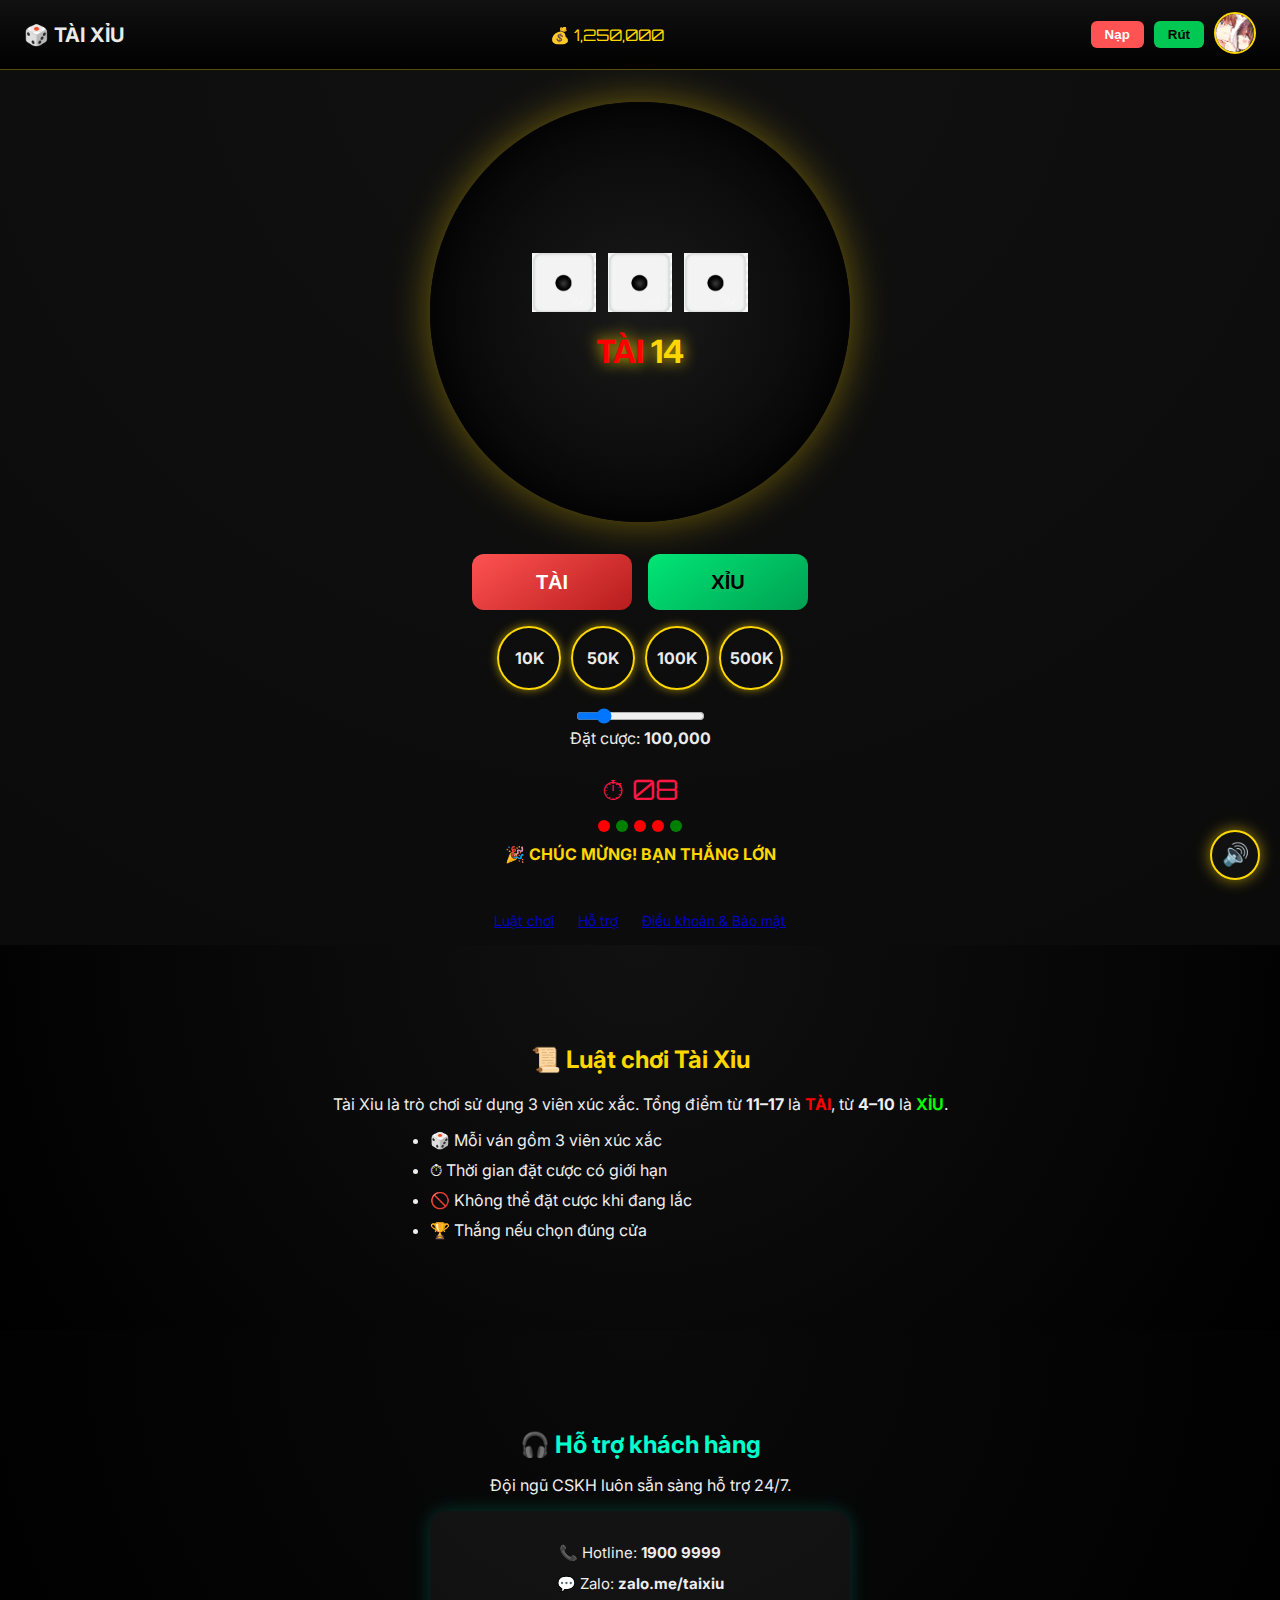
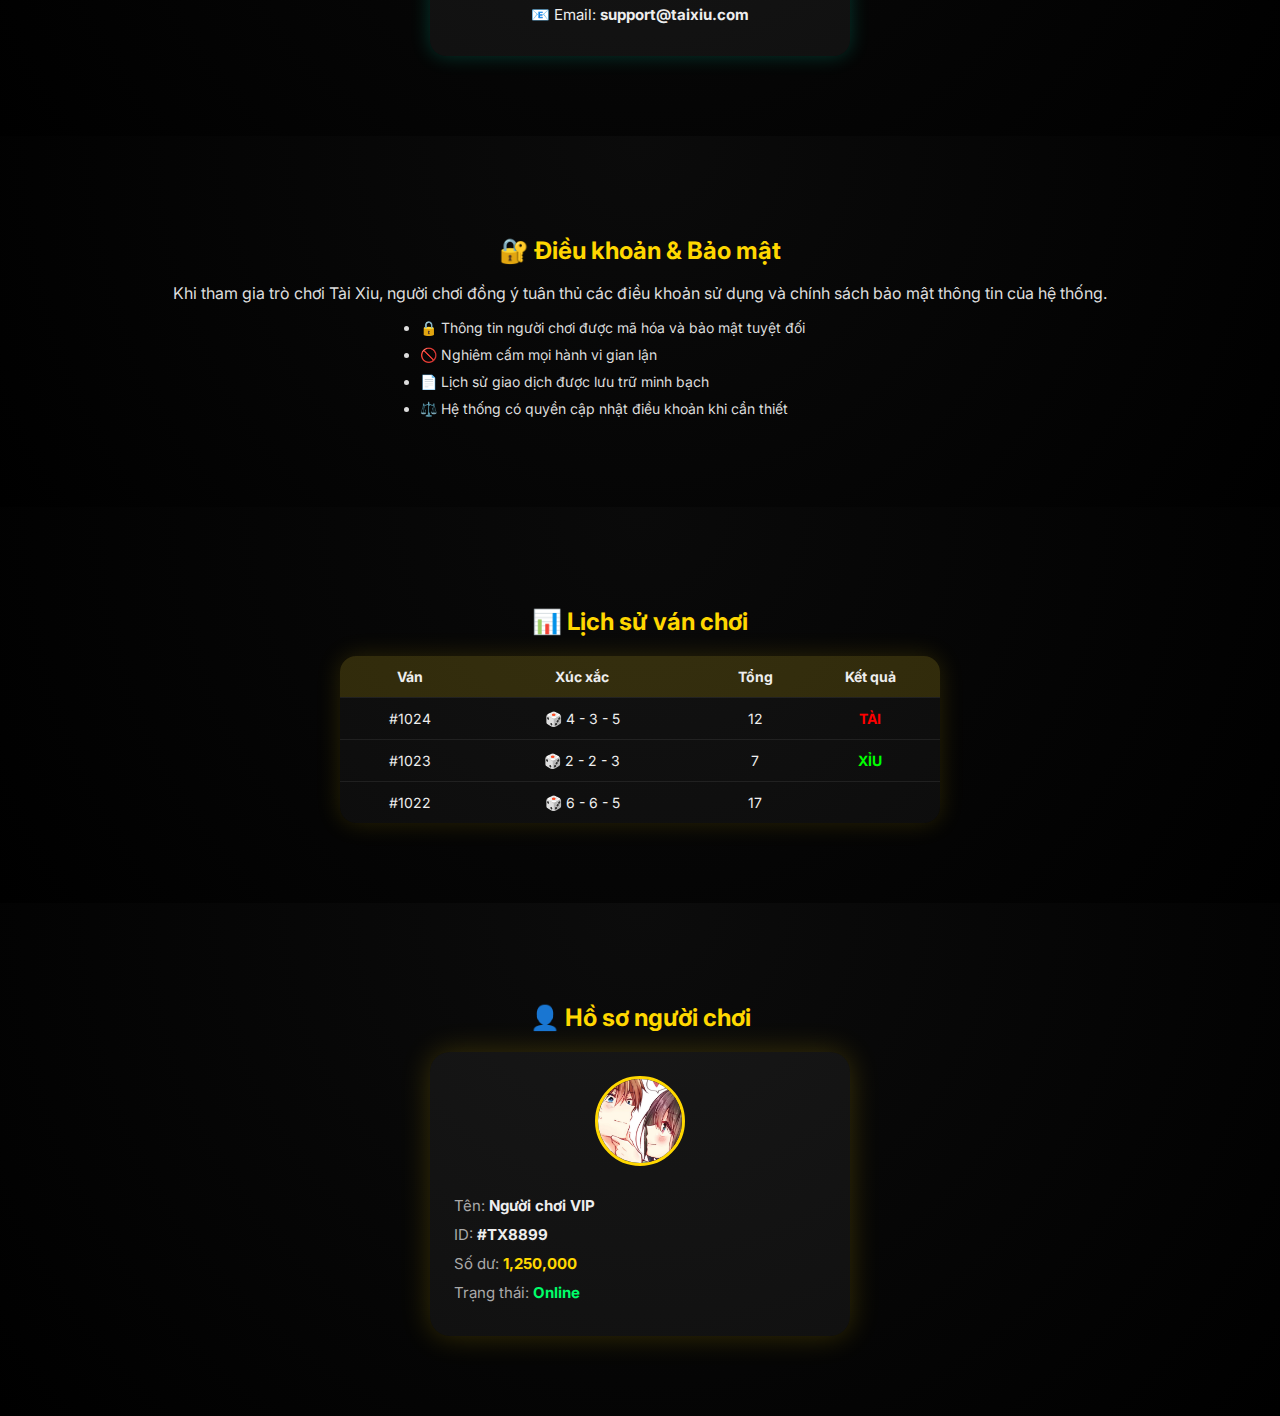
<file: ASM 2/index.html>
<!DOCTYPE html>
<html lang="vi">
<head>
  <meta charset="UTF-8" />
  <meta name="viewport" content="width=device-width, initial-scale=1.0"/>
  <title>Tài Xỉu Casino</title>
  <link rel="stylesheet" href="style.css" />
  <link href="https://fonts.googleapis.com/css2?family=Inter:wght@400;600;700&family=Orbitron:wght@600&display=swap" rel="stylesheet">
</head>
<body class="dark-casino">
<header class="header">
  <div class="logo">🎲 TÀI XỈU</div>
  <div class="balance">
    💰 <span>1,250,000</span>
  </div>
  <div class="actions">
    <button class="btn deposit">Nạp</button>
    <button class="btn withdraw">Rút</button>
    <div class="avatar-wrapper">
      <button class="avatar-btn">
        <img src="img/Avatar.jpg" class="avatar" alt="User">
      </button>
      <div class="avatar-menu">
        <div class="menu-item"><a href="#history">Lịch sử</a></div>
        <div class="menu-item"><a href="#profile">Hồ sơ</a></div>
        <div class="menu-item logout">🚪 Đăng xuất</div>
      </div>
    </div>
  </div>
</header>
<main class="game">
  <div class="game-container">
    <section class="table-area">
      <div class="table">
        <div class="dice-group" id="diceGroup">
            <img src="img/dice1.png" class="dice" id="dice1">
            <img src="img/dice1.png" class="dice" id="dice2">
            <img src="img/dice1.png" class="dice" id="dice3">
        </div>
        <div class="result" id="resultText">
          <span class="label tai">TÀI</span>
          <span class="total">14</span>
        </div>
      </div>
    </section>
    <section class="bet-area">
      <div class="bet-buttons">
        <button class="bet-btn tai" id="btnTai">TÀI</button>
        <button class="bet-btn xiu" id="btnXiu">XỈU</button>
      </div>
      <div class="chips">
        <div class="chip">10K</div>
        <div class="chip">50K</div>
        <div class="chip">100K</div>
        <div class="chip">500K</div>
      </div>
      <div class="slider">
        <input type="range" min="10000" max="500000" step="10000" value="100000">
        <div class="bet-value">Đặt cược: <b>100,000</b></div>
      </div>
    </section>
    <section class="info-area">
      <div class="timer danger">⏱ 08</div>
      <div class="history">
        <span class="dot tai"></span>
        <span class="dot xiu"></span>
        <span class="dot tai"></span>
        <span class="dot tai"></span>
        <span class="dot xiu"></span>
      </div>
      <div class="notification win">
        🎉 CHÚC MỪNG! BẠN THẮNG LỚN
      </div>
    </section>
  </div>
</main>
<footer class="footer">
  <a href="#rules">Luật chơi</a>
  <a href="#support">Hỗ trợ</a>
  <a href="#policy">Điều khoản & Bảo mật</a>
</footer>
<audio id="bgMusic" loop>
  <source src="audio/(8) -Men 88- - YouTube.mp3" type="audio/mpeg">
</audio>
<button class="sound-toggle" id="soundToggle">🔊</button>
<audio id="winSound">
  <source src="audio/win.mp3" type="audio/mpeg">
</audio>
<script src="script.js"></script>
<section id="rules" class="rules-section">
  <h2>📜 Luật chơi Tài Xỉu</h2>
  <p>
    Tài Xỉu là trò chơi sử dụng 3 viên xúc xắc.
    Tổng điểm từ <b>11–17</b> là <span class="tai">TÀI</span>,
    từ <b>4–10</b> là <span class="xiu">XỈU</span>.
  </p>
  <ul>
    <li>🎲 Mỗi ván gồm 3 viên xúc xắc</li>
    <li>⏱ Thời gian đặt cược có giới hạn</li>
    <li>🚫 Không thể đặt cược khi đang lắc</li>
    <li>🏆 Thắng nếu chọn đúng cửa</li>
  </ul>
</section>
<section id="support" class="support-section">
  <h2>🎧 Hỗ trợ khách hàng</h2>
  <p>Đội ngũ CSKH luôn sẵn sàng hỗ trợ 24/7.</p>
  <div class="support-box">
    <div>📞 Hotline: <b>1900 9999</b></div>
    <div>💬 Zalo: <b>zalo.me/taixiu</b></div>
    <div>📧 Email: <b>support@taixiu.com</b></div>
  </div>
</section>
<section id="policy" class="policy-section">
  <h2>🔐 Điều khoản & Bảo mật</h2>
  <p>
    Khi tham gia trò chơi Tài Xỉu, người chơi đồng ý tuân thủ các điều khoản sử dụng
    và chính sách bảo mật thông tin của hệ thống.
  </p>
  <ul>
    <li>🔒 Thông tin người chơi được mã hóa và bảo mật tuyệt đối</li>
    <li>🚫 Nghiêm cấm mọi hành vi gian lận</li>
    <li>📄 Lịch sử giao dịch được lưu trữ minh bạch</li>
    <li>⚖️ Hệ thống có quyền cập nhật điều khoản khi cần thiết</li>
  </ul>
</section>
<section id="history" class="history-section">
  <h2>📊 Lịch sử ván chơi</h2>
  <div class="history-table">
    <div class="history-header">
      <span>Ván</span>
      <span>Xúc xắc</span>
      <span>Tổng</span>
      <span>Kết quả</span>
    </div>
    <div class="history-row">
      <span>#1024</span>
      <span>🎲 4 - 3 - 5</span>
      <span>12</span>
      <span class="tai">TÀI</span>
    </div>
    <div class="history-row">
      <span>#1023</span>
      <span>🎲 2 - 2 - 3</span>
      <span>7</span>
      <span class="xiu">XỈU</span>
    </div>
    <div class="history-row">
      <span>#1022</span>
      <span>🎲 6 - 6 - 5</span>
      <span>17</span>
  </section>
  <section id="profile" class="profile-section">
    <h2>👤 Hồ sơ người chơi</h2>
      <div class="profile-card">
        <img src="img/Avatar.jpg" class="profile-avatar" alt="Avatar">
        <div class="profile-info">
          <div><span>Tên:</span> <b>Người chơi VIP</b></div>
          <div><span>ID:</span> <b>#TX8899</b></div>
          <div><span>Số dư:</span> <b class="gold">1,250,000</b></div>
          <div><span>Trạng thái:</span> <b class="online">Online</b></div>
        </div>
      </div>
  </section>
</body>
</html>
</file>
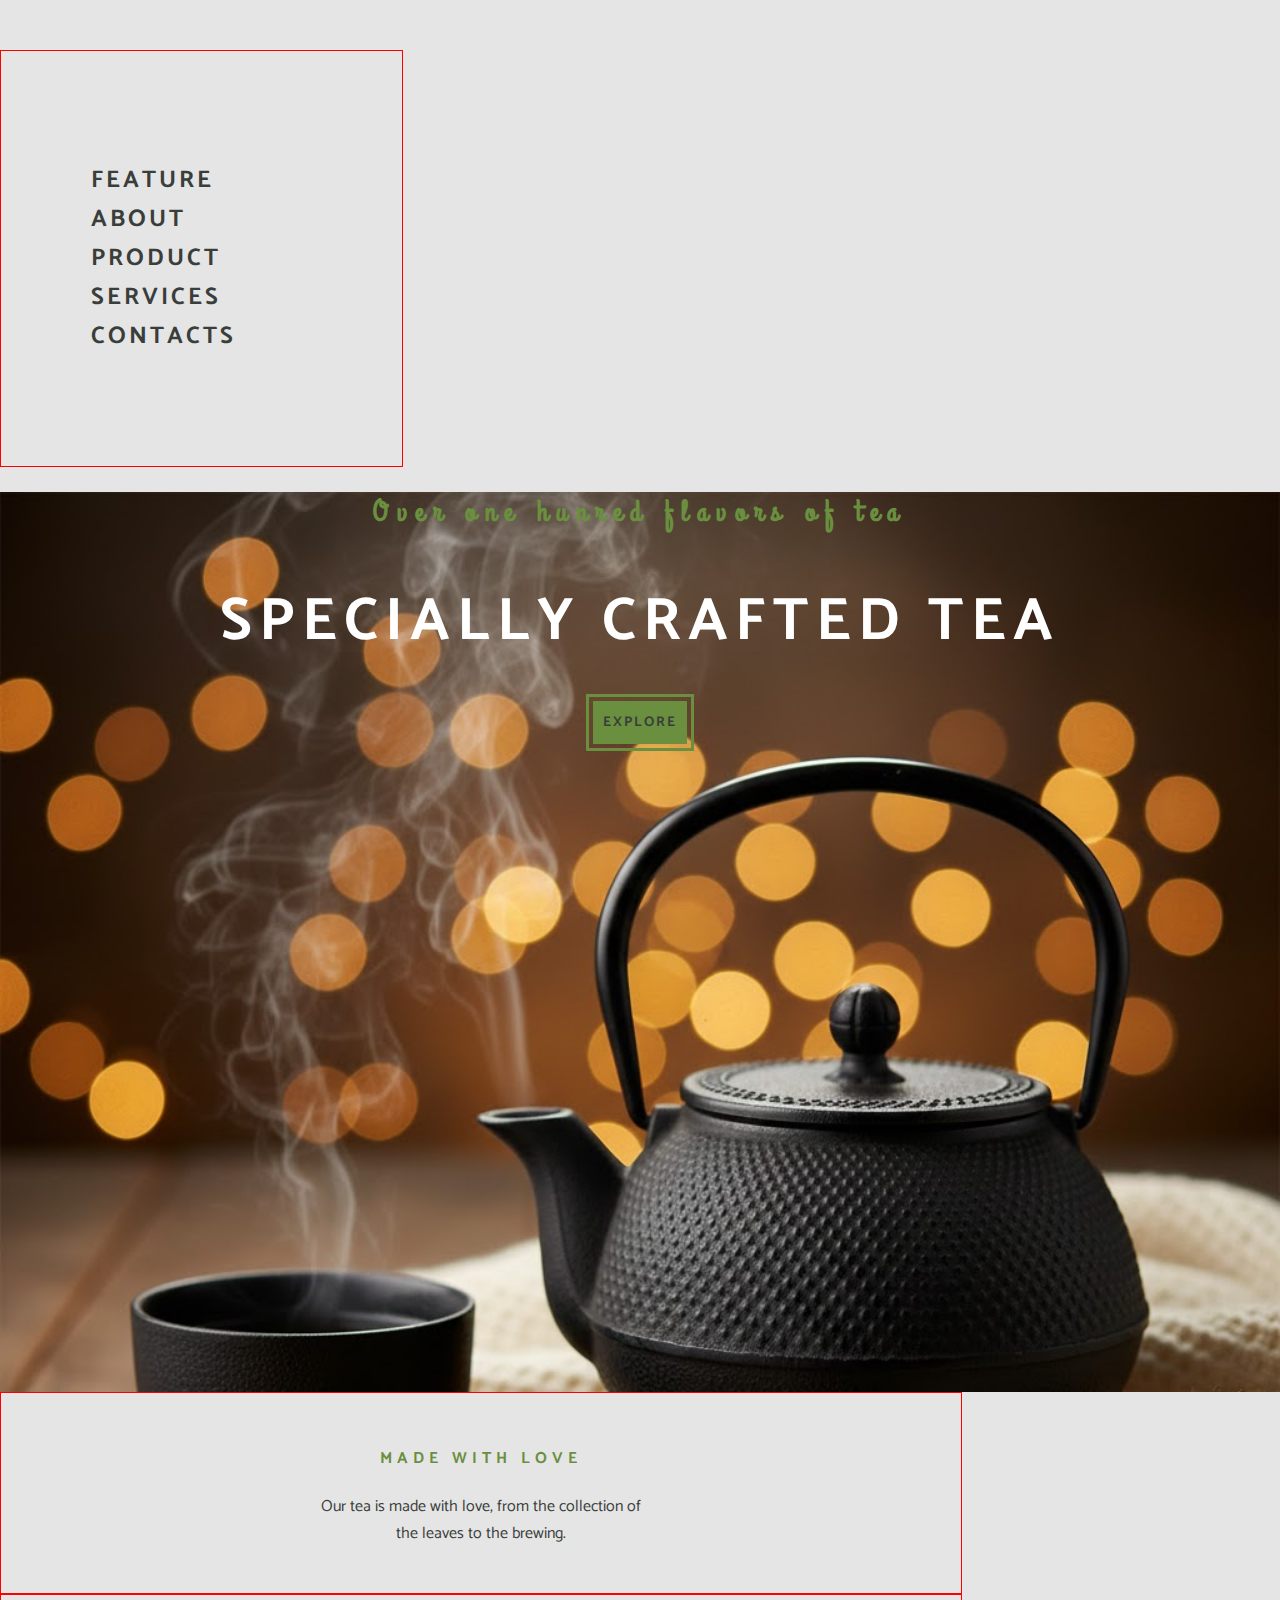
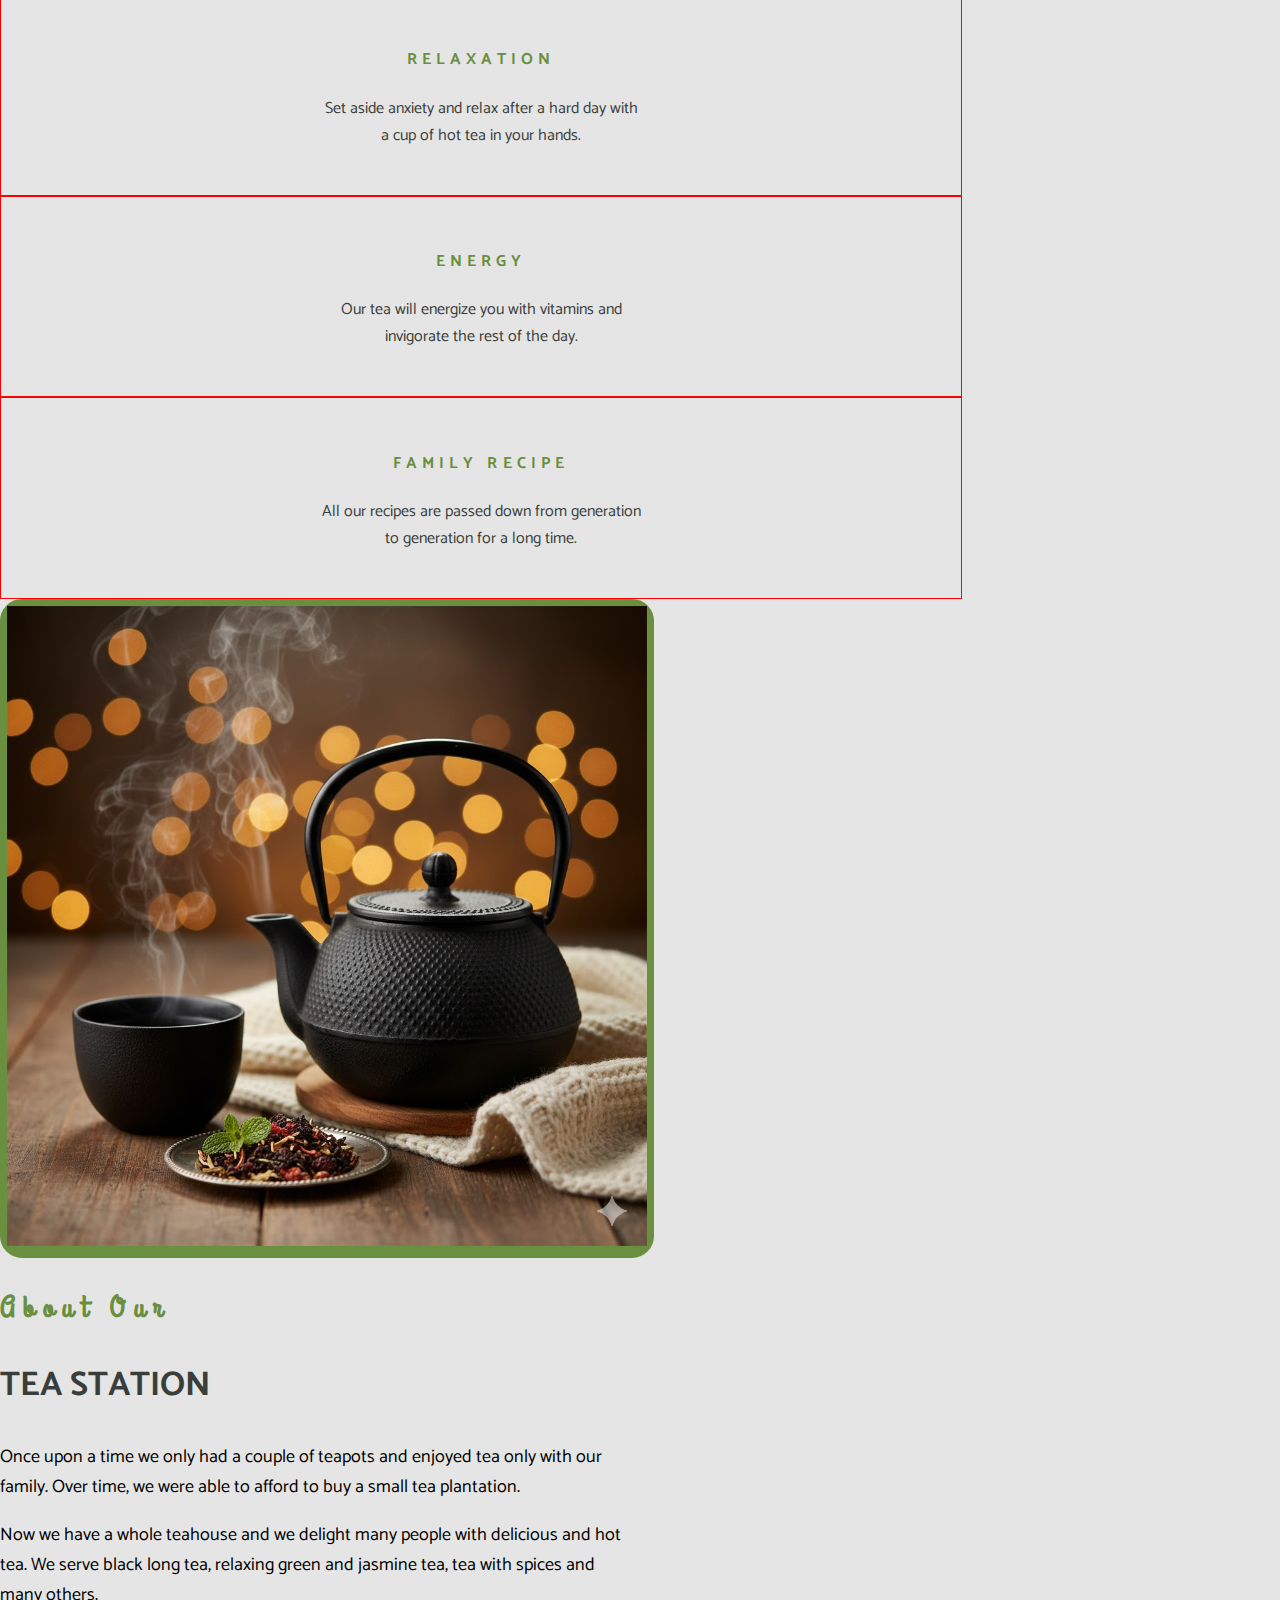
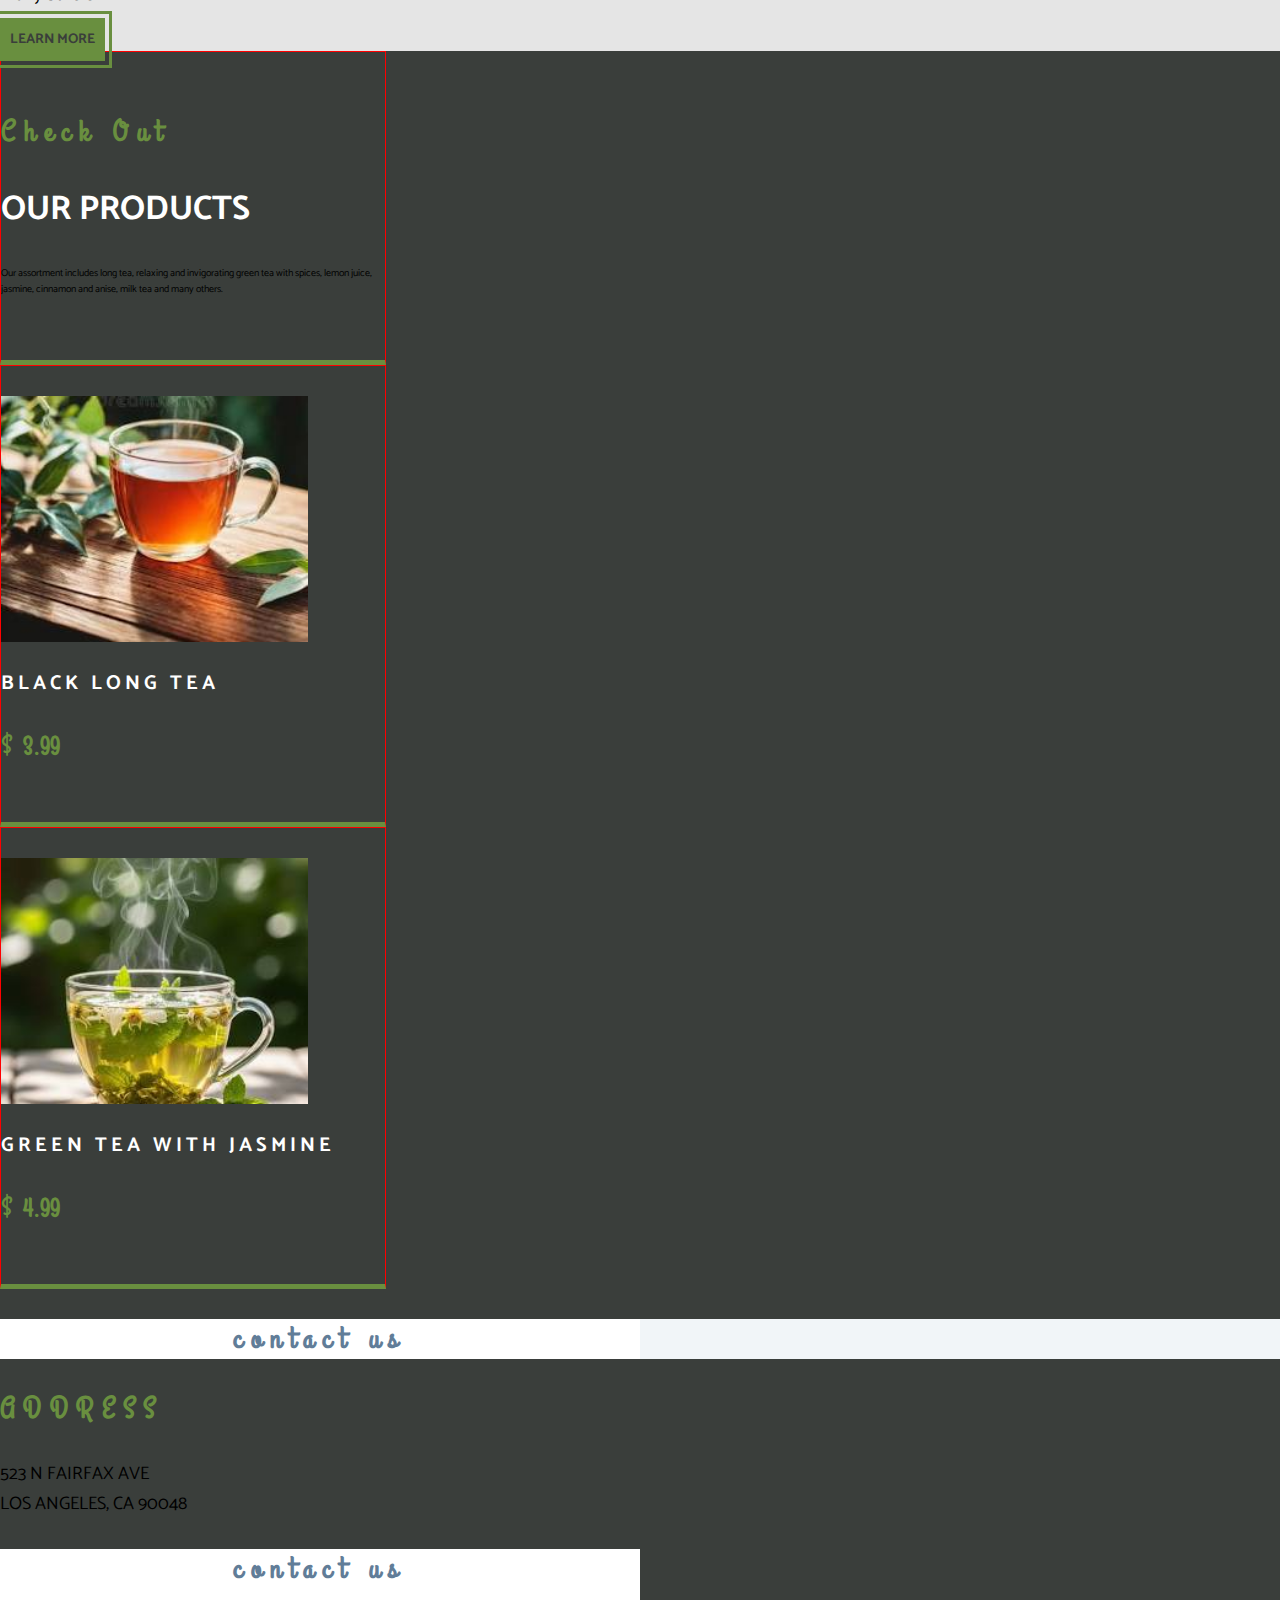
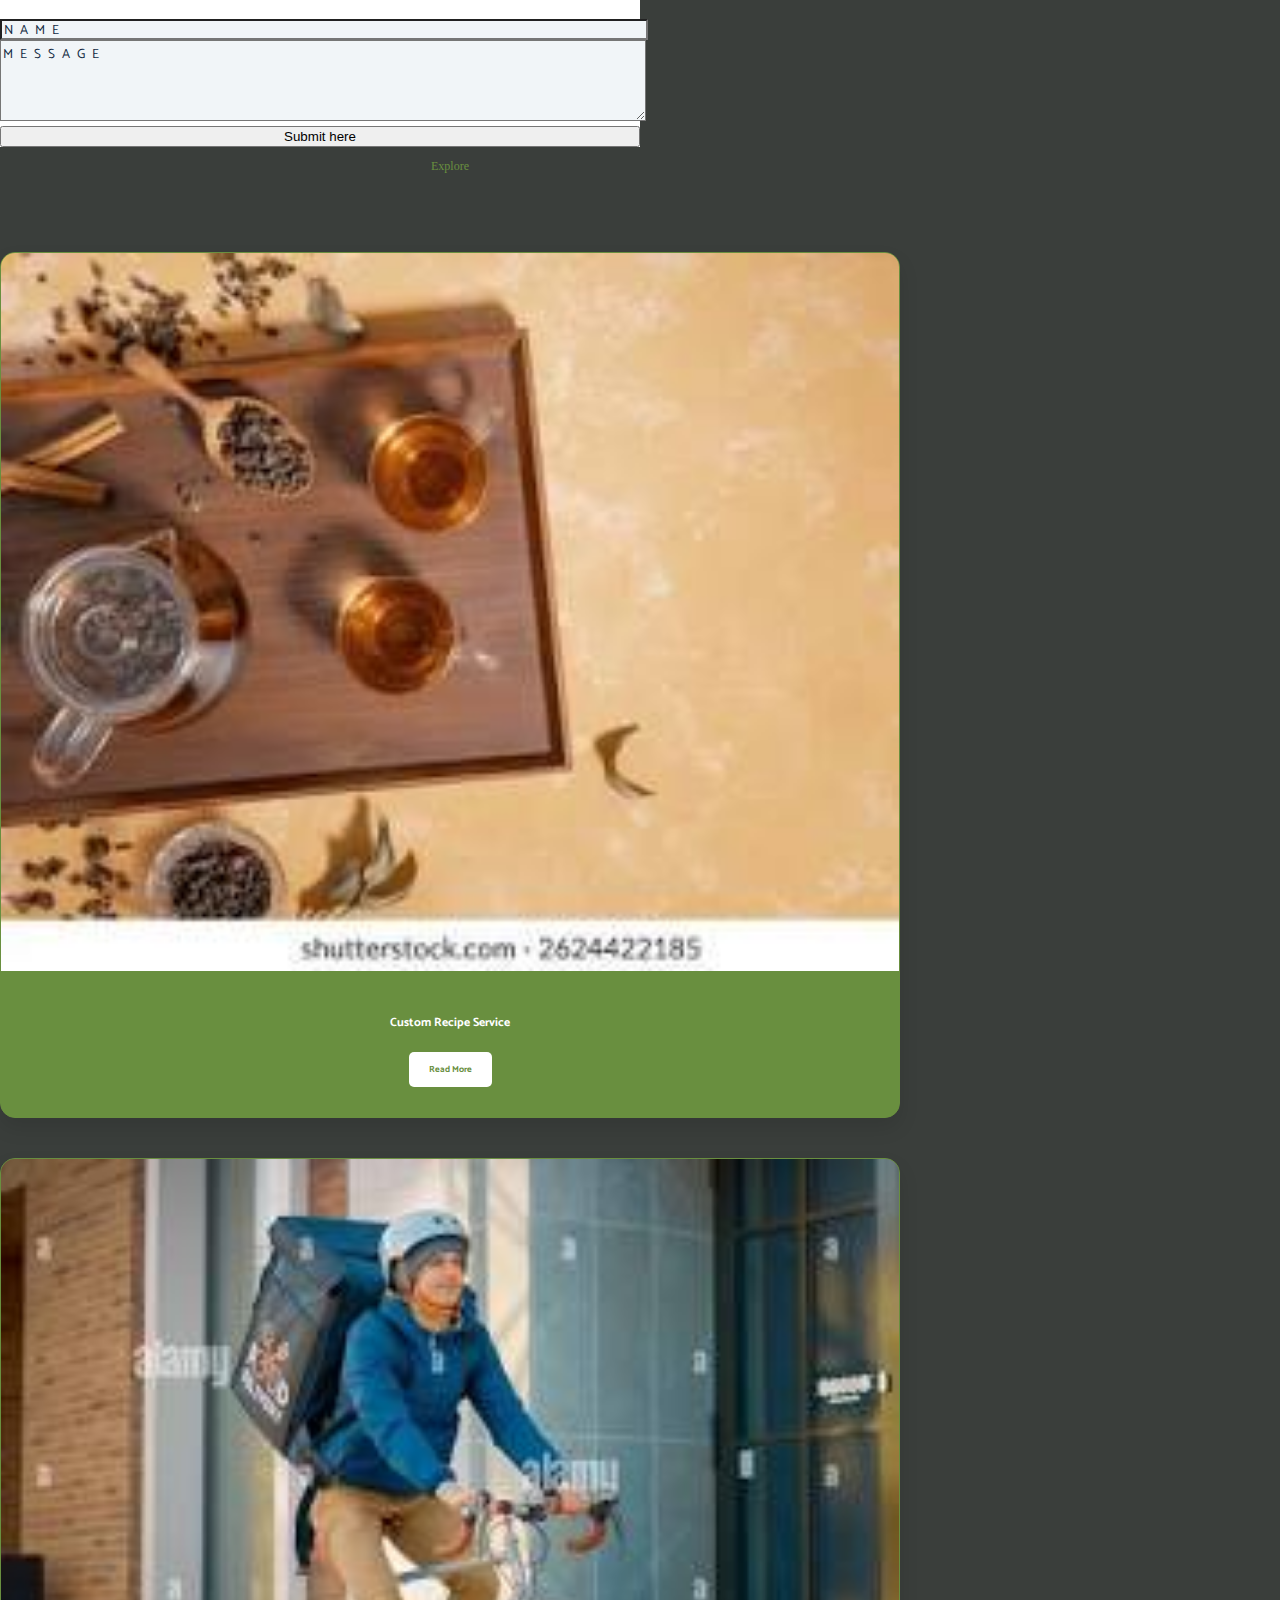
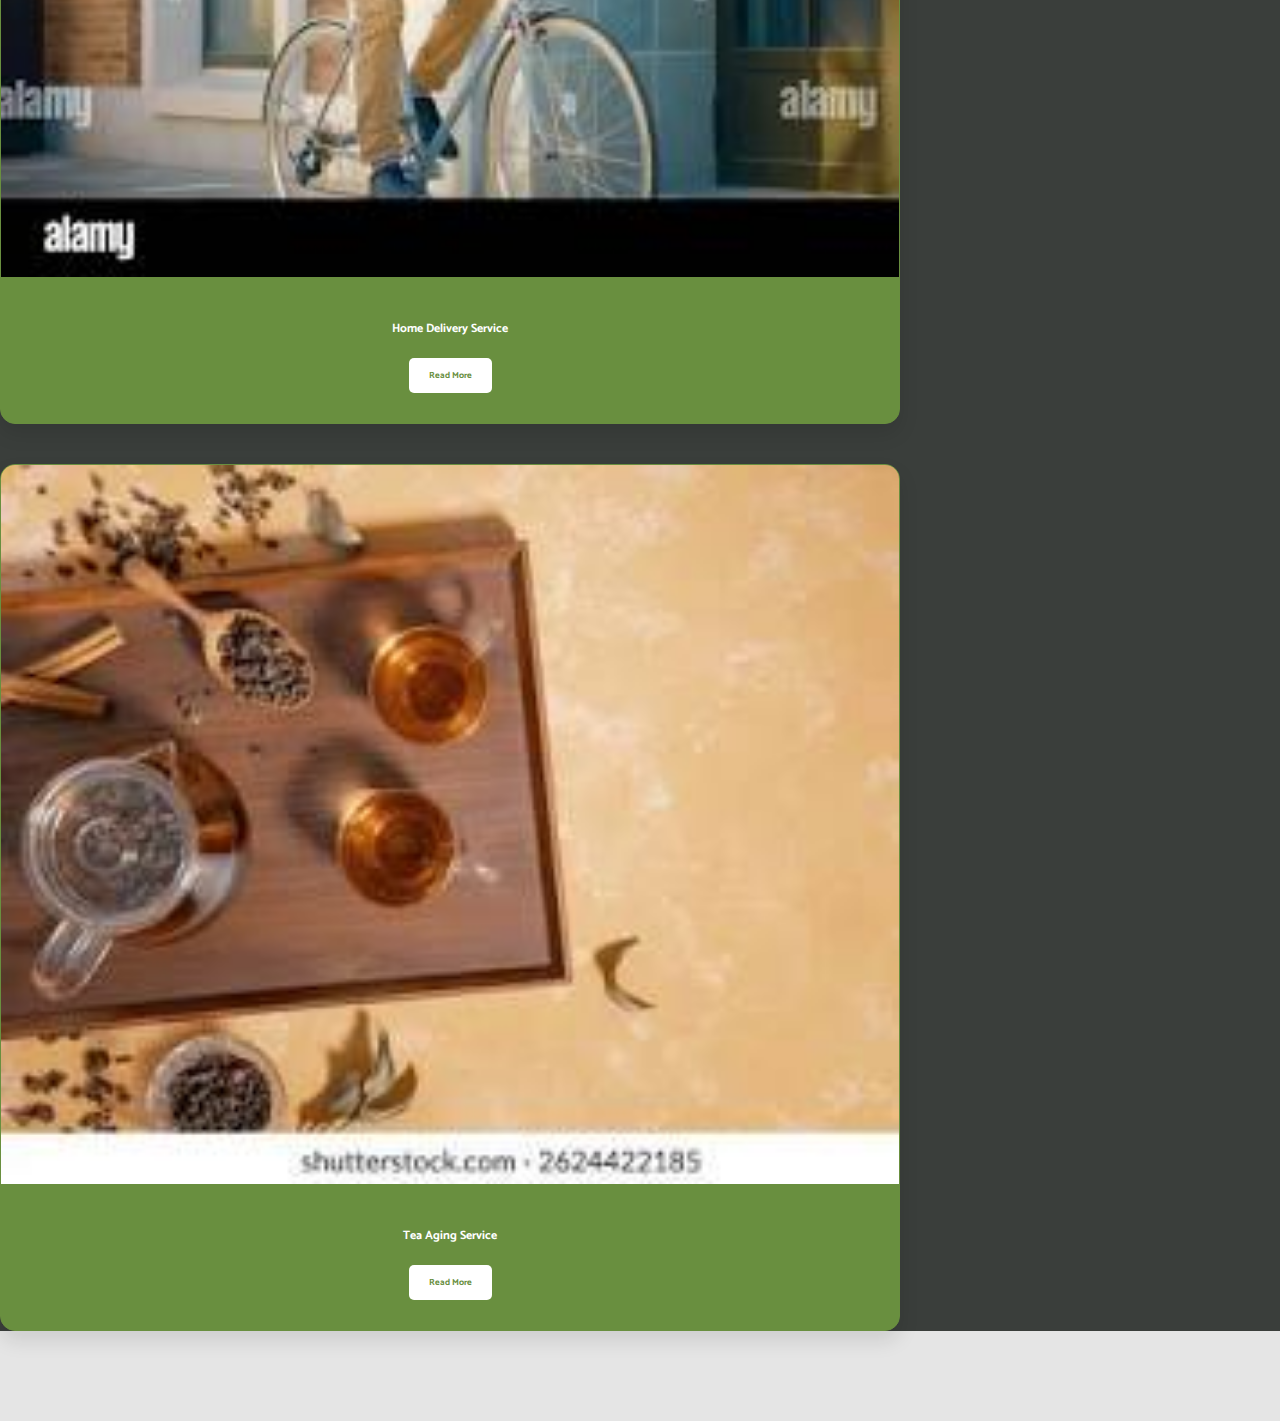
<file: Lab 4/Lab 4.2/Index.html>
<!DOCTYPE html>
<html>
    <head>
        <link rel="stylesheet" href="style.css">
    </head>
    <body>
        <div class="nav">
            <ul class="nav_list">
                <li class="nav_item">
                    <a href="#feature" class="nav_link"> Feature</a>
                </li>
                <li class="nav_item">
                    <a href="#about" class="nav_link"> About</a>
                </li>
                <li class="nav_item">
                    <a href="#product" class="nav_link"> Product</a>
                </li>
                <li class="nav_item">
                    <a href="#services" class="nav_link"> Services</a>
                </li>
                <li class="nav_item">
                    <a href="#contacts" class="nav_link"> Contacts</a>
                </li>
            </ul>
        </div>
        <div class="header">
            <h2>
                Over one hunred flavors of tea
            </h2>
            <h1>Specially crafted tea</h1>
            <a href="#about" class="btn header_btn">Explore</a>
        </div>
        <div id="features">
        <div class="feature_item">
            <h4 class="feature_title">Made with love</h4>
            <p class="feature_text">
                Our tea is made with love, from the collection of the leaves to the brewing.
            </p>
        </div>
        <div class="feature_item">
            <h4 class="feature_title">Relaxation</h4>
            <p class="feature_text">
                Set aside anxiety and relax after a hard day with a cup of hot tea in your hands.
            </p>
        </div>
        <div class="feature_item">
            <h4 class="feature_title">Energy</h4>
            <p class="feature_text">
            Our tea will energize you with vitamins and invigorate the rest of the day.
            </p>
        </div>
        <div class="feature_item">
            <h4 class="feature_title">Family recipe</h4>
            <p class="feature_text">
                All our recipes are passed down from generation to generation for a long time.
            </p>
        </div>
        </div>
        <div id="about">
            <div class="about_left">
                <img src="./img/unnamed.jpg" width="100%" alt="About Us">
            </div>
            <div class="about_right">
                <div class="about_content">
                    <p id="about"></p>
                    <h3 class="heading_first">About Our</h3>
                    <h2 class="heading_second">Tea station</h2>
                    <p class="about_text">
                    Once upon a time we only had a couple of teapots and enjoyed tea only with our family. Over time, we were able to afford to buy a small tea plantation.
                    </p>
                    <p class="about_text">
                    Now we have a whole teahouse and we delight many people with delicious and hot tea. We serve black long tea, relaxing green and jasmine tea, tea with spices and many others.
                    </p>
                    <a href="#features" class="btn_features">Learn more</a>
                </div>
            </div>
        </div>
        <div id="product">
            <div class="product_item">
                <h3 class="heading_first">Check Out</h3>
                <h2 class="heading_second heading-second--white">
                    Our products
                </h2>
                <p class="products_text">
                    Our assortment includes long tea, relaxing and invigorating green tea with spices, lemon juice, jasmine, cinnamon and anise, milk tea and many others.
                </p>
                <a href="#" class="btn">Inventory</a>
        </div>
        <div class="product_item">
            <img src="./img/images.jfif" width="80%" alt="Hình ảnh sản phẩm"><br>
            <h5 class="product-item_title">Black long tea</h5>
            <p class="product-item_price"><span>$</span>3.99</p>
        </div>
        <div class="product_item">
            <img src="./img/images (1).jfif" width="80%" alt="Hình ảnh sản phẩm"><br>
            <h5 class="product-item_title">Green tea with jasmine</h5>
            <p class="product-item_price"><span>$</span>4.99</p>
        </div>
        <div class="contact">
            <div class="contact-info">
            </div>
            <div class="contact-form">
                <h3 class="heading_first">contact us</h3>
                <form>
                </form>
            </div>
        </div>
        <div class="contact-info">
            <div class="contact-item">
                <h3 class="heading_first">
                    address
                </h3>
                <p class="contact-info">
                    523 N Fairfax Ave <br />
                    Los Angeles, CA 90048
                </p>
            </div>
            <div class="contact-item"></div>
            <div class="contact-item"></div>
        </div>
        <div class="contact-form">
            <h3 class="heading_first">contact us</h3>
            <form>
                <div class="form-group">
                    <input
                        type="text"
                        placeholder="name"
                        class="form-control"
                        name="name"
                    />
                <textarea
                    name="message"
                    placeholder="message"
                    class="form-control"
                    rows="5"
                ></textarea>
                </div>
                <button type="submit" class="btn submit-btn">Submit here</button>
            </form>
        </div>
        <section class="services-section">
            <p class="subtitle">Explore</p>
            <h2 class="section-title">OUR SERVICES</h2>
            <div class="service-card">
                <div class="image-container">
                    <img src="./img/images (2).jfif" alt="Tea">
                </div>
                <div class="service-info">
                    <h3 class="service-name">Custom Recipe Service</h3>
                    <a href="#" class="btn-readmore">Read More</a>
                </div>
            </div>
            <div class="service-card">
                <div class="image-container">
                    <img src="./img/images (3).jfif" alt="Delivery">
                </div>
                <div class="service-info">
                    <h3 class="service-name">Home Delivery Service</h3>
                    <a href="#" class="btn-readmore">Read More</a>
                </div>
            </div>
            <div class="service-card">
                <div class="image-container">
                    <img src="./img/images (2).jfif" alt="Tea Aging">
                </div>
                <div class="service-info">
                    <h3 class="service-name">Tea Aging Service</h3>
                    <a href="#" class="btn-readmore">Read More</a>
                </div>
            </div>
        </section>
    </body>
</html>
</file>
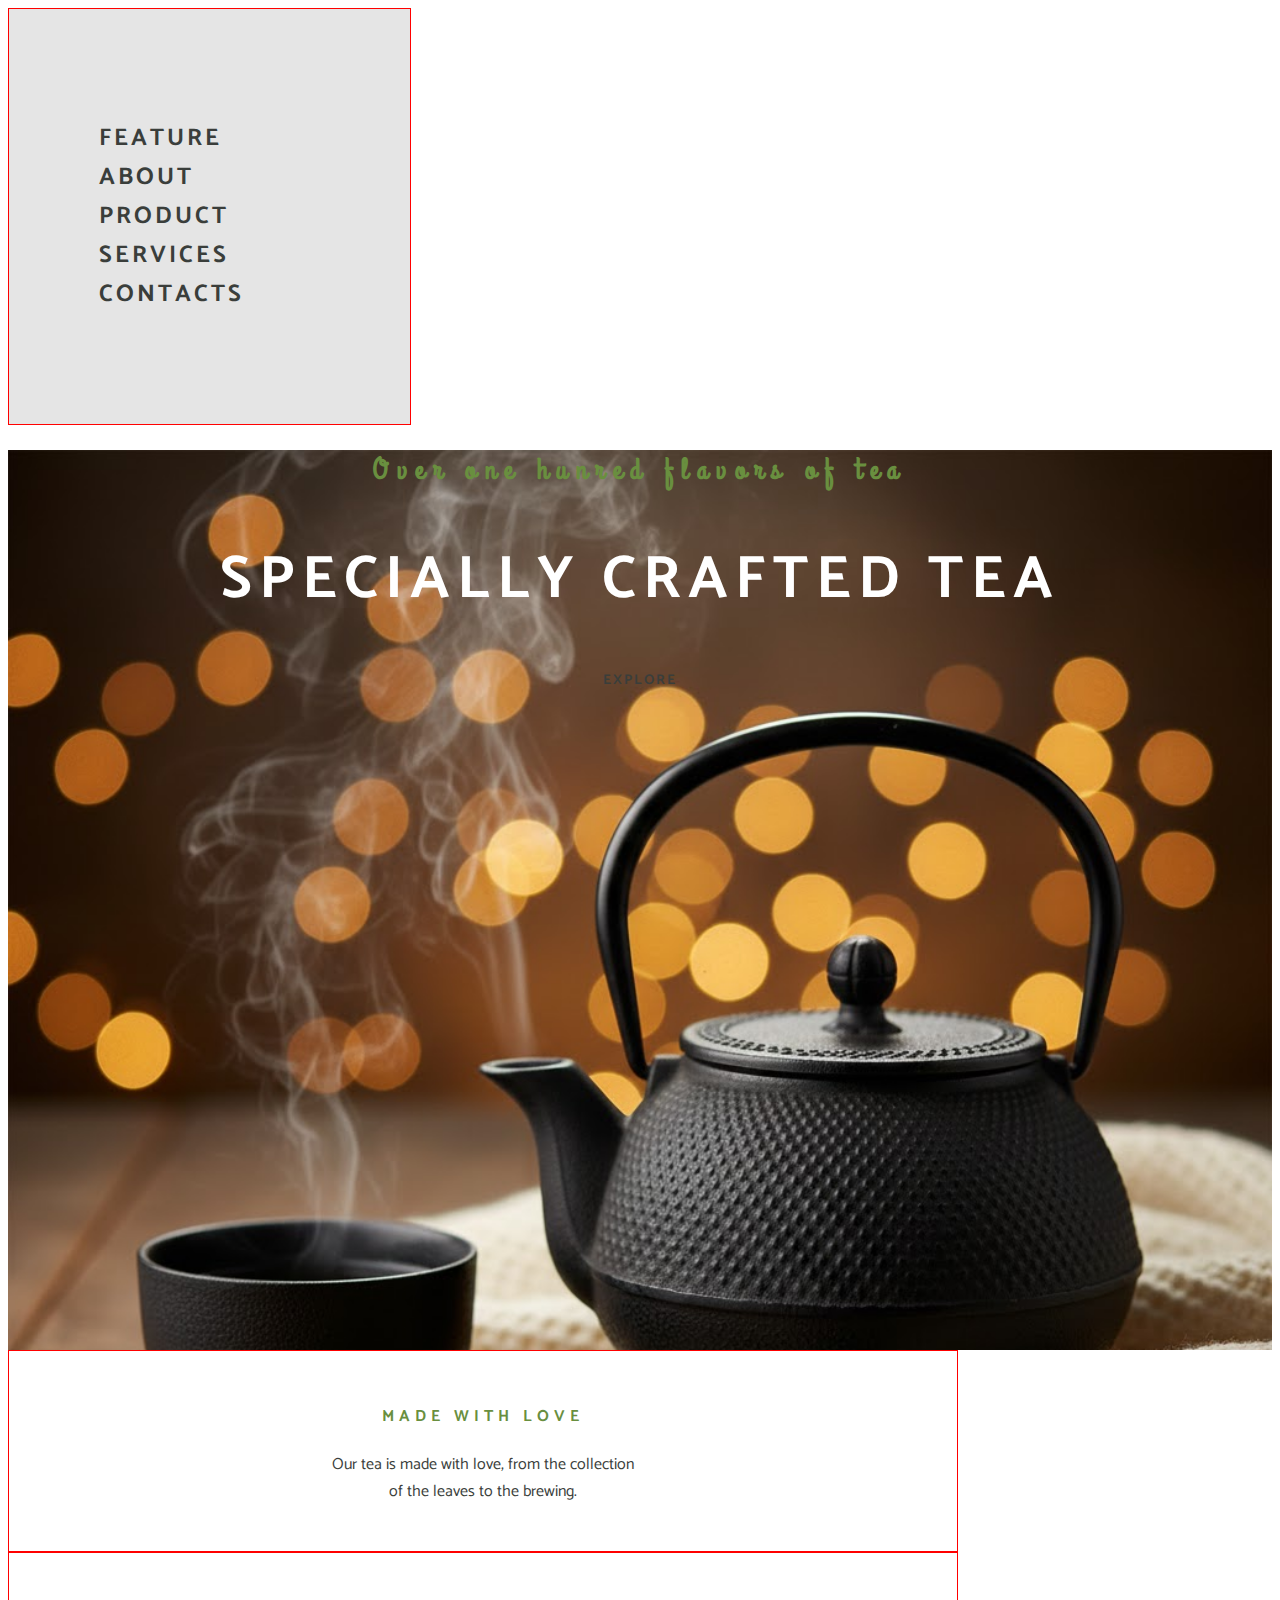
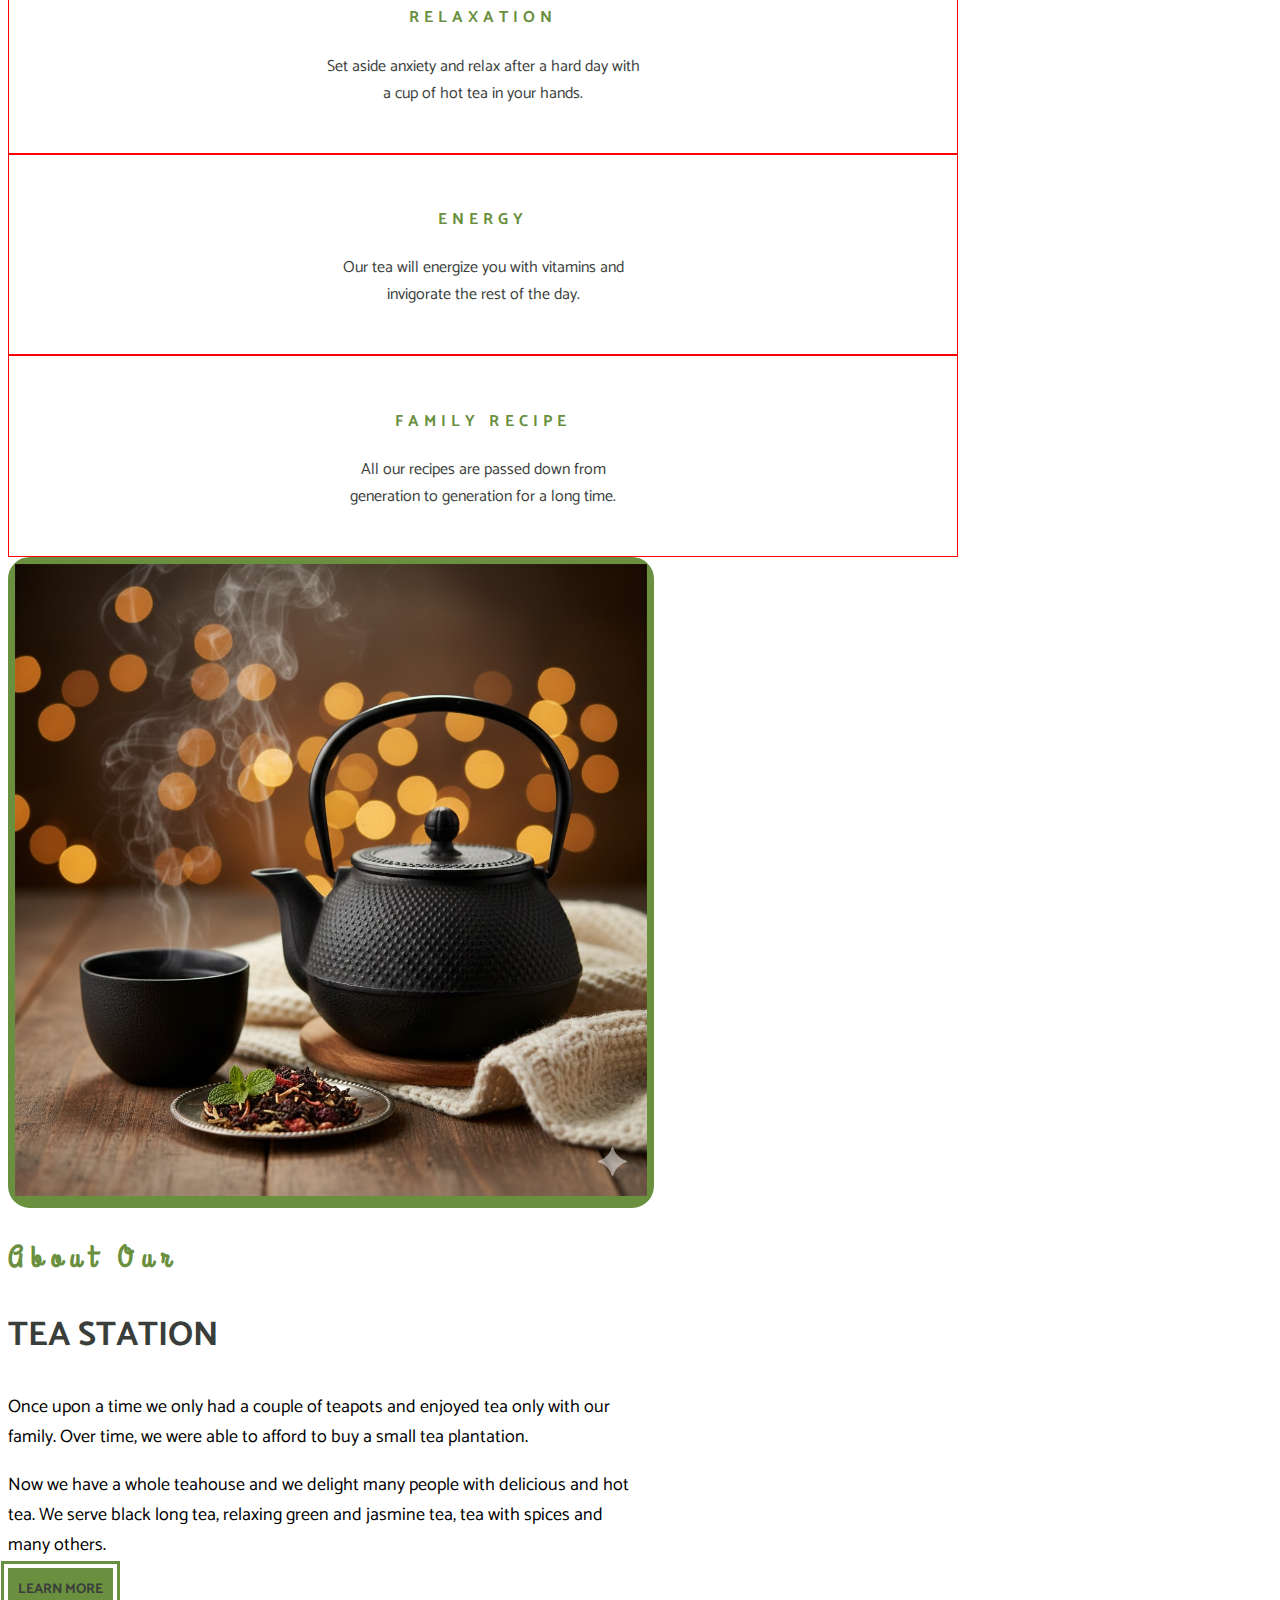
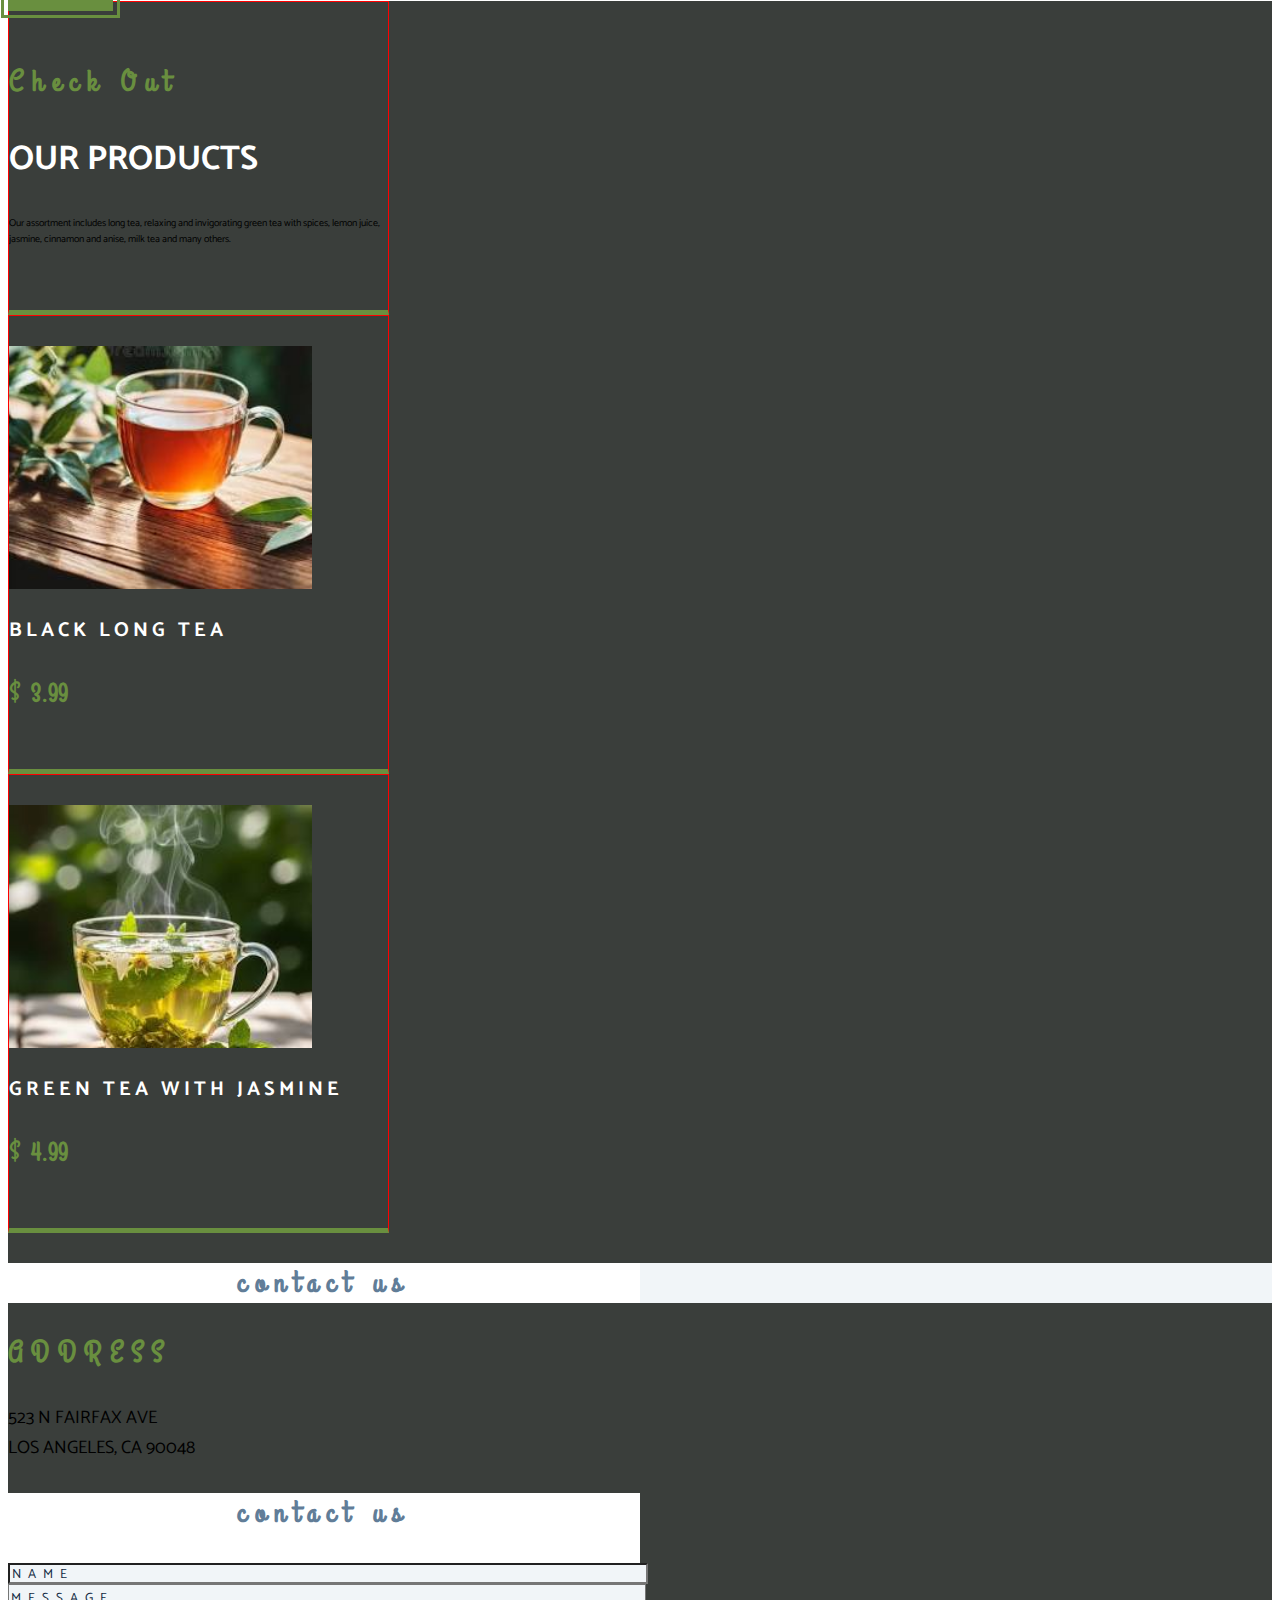
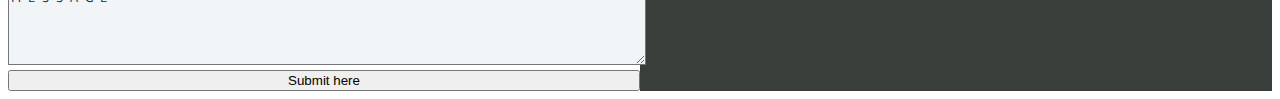
<file: Lab 4/Lab 4.1/Bai 2/Index.html>
<!DOCTYPE html>
<html>
    <head>
        <link rel="stylesheet" href="style.css">
    </head>
    <body>
        <div class="nav">
            <ul class="nav_list">
                <li class="nav_item">
                    <a href="#feature" class="nav_link"> Feature</a>
                </li>
                <li class="nav_item">
                    <a href="#about" class="nav_link"> About</a>
                </li>
                <li class="nav_item">
                    <a href="#product" class="nav_link"> Product</a>
                </li>
                <li class="nav_item">
                    <a href="#services" class="nav_link"> Services</a>
                </li>
                <li class="nav_item">
                    <a href="#contacts" class="nav_link"> Contacts</a>
                </li>
            </ul>
        </div>
        <div class="header">
            <h2>
                Over one hunred flavors of tea
            </h2>
            <h1>Specially crafted tea</h1>
            <a href="#about" class="btn header_btn">Explore</a>
        </div>
        <div id="features">
        <div class="feature_item">
            <h4 class="feature_title">Made with love</h4>
            <p class="feature_text">
                Our tea is made with love, from the collection of the leaves to the brewing.
            </p>
        </div>
        <div class="feature_item">
            <h4 class="feature_title">Relaxation</h4>
            <p class="feature_text">
                Set aside anxiety and relax after a hard day with a cup of hot tea in your hands.
            </p>
        </div>
        <div class="feature_item">
            <h4 class="feature_title">Energy</h4>
            <p class="feature_text">
            Our tea will energize you with vitamins and invigorate the rest of the day.
            </p>
        </div>
        <div class="feature_item">
            <h4 class="feature_title">Family recipe</h4>
            <p class="feature_text">
                All our recipes are passed down from generation to generation for a long time.
            </p>
        </div>
        </div>
        <div id="about">
            <div class="about_left">
                <img src="../img/unnamed.jpg" width="100%" alt="About Us">
            </div>
            <div class="about_right">
                <div class="about_content">
                    <p id="about"></p>
                    <h3 class="heading_first">About Our</h3>
                    <h2 class="heading_second">Tea station</h2>
                    <p class="about_text">
                    Once upon a time we only had a couple of teapots and enjoyed tea only with our family. Over time, we were able to afford to buy a small tea plantation.
                    </p>
                    <p class="about_text">
                    Now we have a whole teahouse and we delight many people with delicious and hot tea. We serve black long tea, relaxing green and jasmine tea, tea with spices and many others.
                    </p>
                    <a href="#features" class="btn_features">Learn more</a>
                </div>
            </div>
        </div>
        <div id="product">
            <div class="product_item">
                <h3 class="heading_first">Check Out</h3>
                <h2 class="heading_second heading-second--white">
                    Our products
                </h2>
                <p class="products_text">
                    Our assortment includes long tea, relaxing and invigorating green tea with spices, lemon juice, jasmine, cinnamon and anise, milk tea and many others.
                </p>
                <a href="#" class="btn">Inventory</a>
            </div>
            <div class="product_item">
                <img src="../img/images.jfif" width="80%" alt="Hình ảnh sản phẩm"><br>
                <h5 class="product-item_title">Black long tea</h5>
                <p class="product-item_price"><span>$</span>3.99</p>
            </div>
            <div class="product_item">
                <img src="../img/images (1).jfif" width="80%" alt="Hình ảnh sản phẩm"><br>
                <h5 class="product-item_title">Green tea with jasmine</h5>
                <p class="product-item_price"><span>$</span>4.99</p>
            </div>
            <div class="contact">
                <div class="contact-info">
                </div>
                <div class="contact-form">
                    <h3 class="heading_first">contact us</h3>
                    <form>
                    </form>
                </div>
            </div>
            <div class="contact-info">
                <div class="contact-item">
                    <h3 class="heading_first">
                        address
                    </h3>
                    <p class="contact-info">
                        523 N Fairfax Ave <br />
                        Los Angeles, CA 90048
                    </p>
                </div>
                <div class="contact-item"></div>
                <div class="contact-item"></div>
            </div>
            <div class="contact-form">
                <h3 class="heading_first">contact us</h3>
                <form>
                    <div class="form-group">
                        <input
                            type="text"
                            placeholder="name"
                            class="form-control"
                            name="name"
                        />
                    <textarea
                        name="message"
                        placeholder="message"
                        class="form-control"
                        rows="5"
                    ></textarea>
                    </div>
                    <button type="submit" class="btn submit-btn">Submit here</button>
                </form>
            </div>
    </body>
</html>
</file>
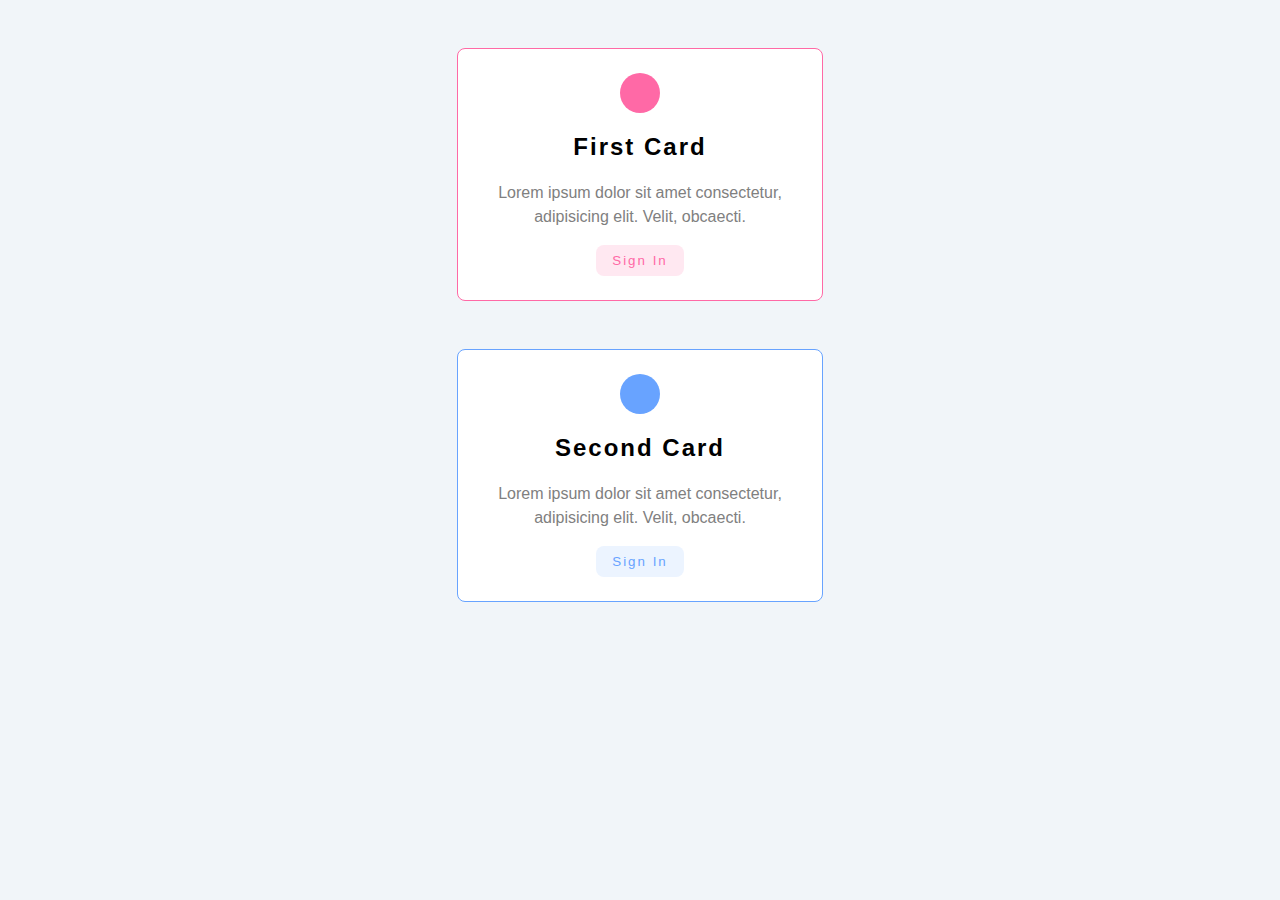
<file: Lab 4/Lab 4.1/Bai 1/Bai1.html>
<!DOCTYPE html>
<html lang="en">
<head>
    <meta charset="UTF-8">
    <meta name="viewport" content="width=device-width, initial-scale=1.0">
    <title>Document</title>
    <link rel="stylesheet" href="style.css">
</head>
<body>
    <div class="card card-1">
        <div class="icon"></div>
        <h2 class="title">first card</h2>
        <p class="text">
            Lorem ipsum dolor sit amet consectetur, adipisicing elit. Velit, obcaecti.
        </p>
        <button class="btn btn-pink">sign in</button>
    </div>
    <div class="card card-2">
        <div class="icon"></div>
        <h2 class="title">second card</h2>
        <p class="text">
            Lorem ipsum dolor sit amet consectetur, adipisicing elit. Velit, obcaecti.
        </p>
        <button class="btn btn-blue">sign in</button>
    </div>
</body>
</html>
</file>
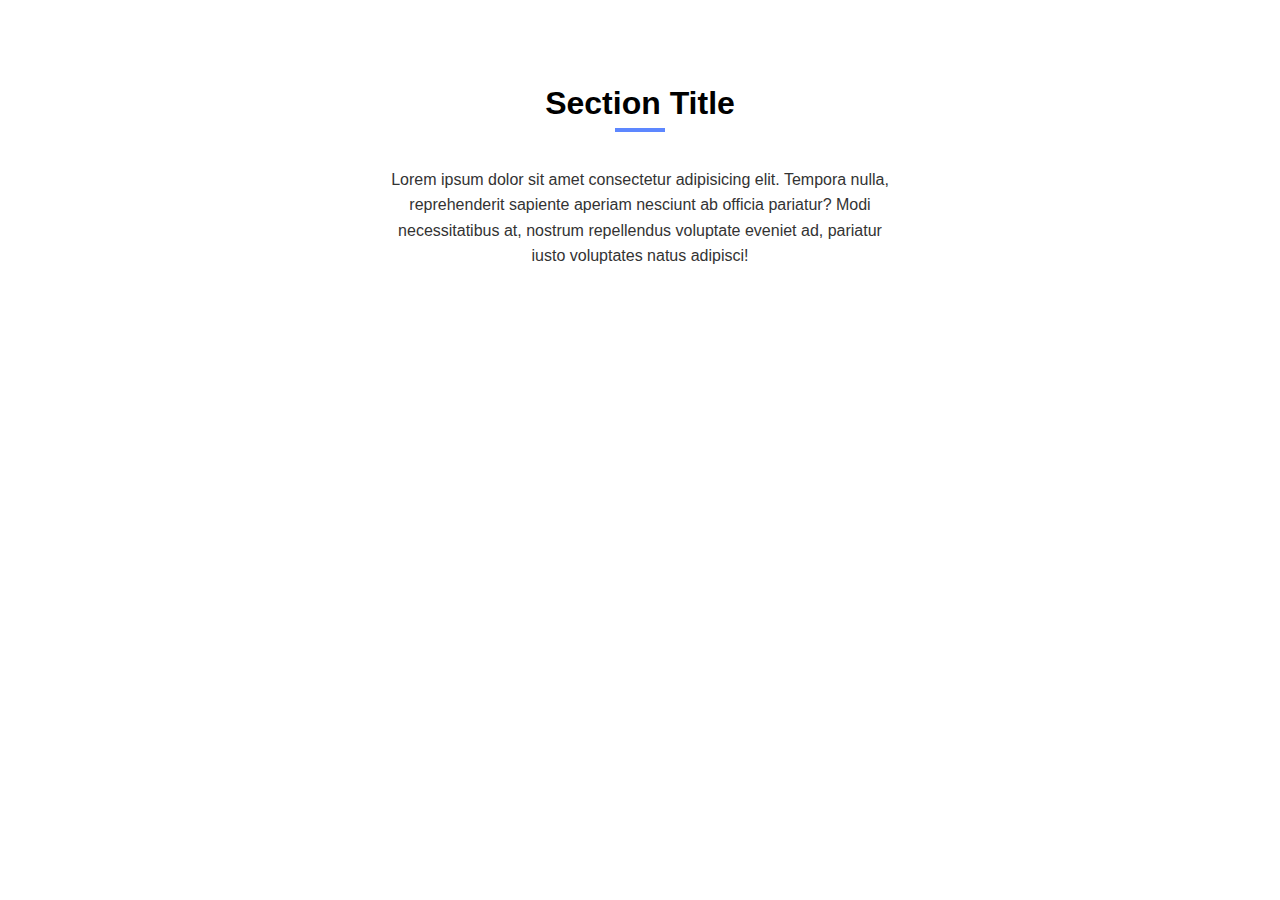
<file: Lab 5/Lab 5.1/Bai 1/Display.html>
<!DOCTYPE html>
<html lang="en">
<head>
    <meta charset="UTF-8">
    <meta name="viewport" content="width=device-width, initial-scale=1.0">
    <title>Display</title>
    <link rel="stylesheet" href="style.css">
</head>
<body>
    <div class="container">
        <h2 class="section-title">Section Title</h2>
        <p class="description">
            Lorem ipsum dolor sit amet consectetur adipisicing elit. Tempora nulla,  reprehenderit sapiente aperiam nesciunt ab officia pariatur? Modi necessitatibus at, nostrum repellendus voluptate eveniet ad, pariatur iusto voluptates natus adipisci!
        </p>
    </div>
</body>
</html>
</file>
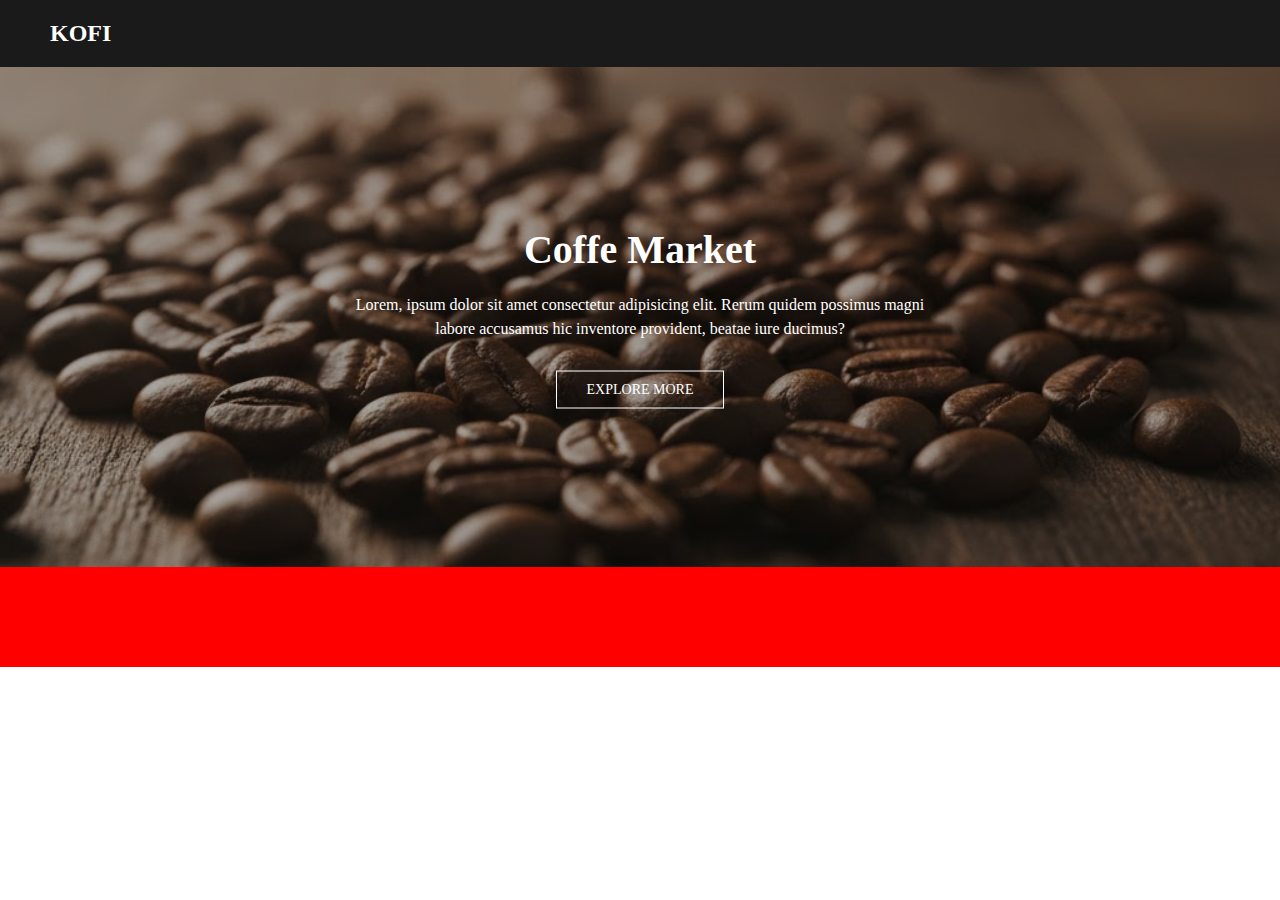
<file: Lab 5/Lab 5.1/Bai 2/position.html>
<!DOCTYPE html>
<html lang="en">
<head>
    <meta charset="UTF-8">
    <meta name="viewport" content="width=device-width, initial-scale=1.0">
    <title>Position</title>
    <link rel="stylesheet" href="style.css">
</head>
<body>
    <header class="navbar">
        <div class="logo">KOFI</div>
    </header>
    <section class="hero-banner">
        <div class="overlay-content">
            <h1>Coffe Market</h1>
            <p>Lorem, ipsum dolor sit amet consectetur adipisicing elit. Rerum quidem possimus magni labore accusamus hic inventore provident, beatae iure ducimus?</p>
            <a href="#" class="btn-explore">EXPLORE MORE</a>
        </div>
    </section>
    <footer class="footer-red"></footer>
</body>
</html>
</file>
<file: ASM 2/style.css>
html {
  scroll-behavior: smooth;
}
* {
  box-sizing: border-box;
}
body.dark-casino {
  margin: 0;
  font-family: 'Inter', sans-serif;
  background: radial-gradient(circle at top, #111, #000);
  color: #eaeaea;
}
.header {
  height: 70px;
  display: flex;
  align-items: center;
  justify-content: space-between;
  padding: 0 24px;
  background: linear-gradient(180deg, #111, #000);
  border-bottom: 1px solid rgba(255,215,0,.3);
}
.logo {
  font-weight: 700;
  font-size: 20px;
}
.balance span {
  font-family: 'Orbitron', sans-serif;
  color: gold;
}
.actions {
  display: flex;
  align-items: center;
  gap: 10px;
}
.btn {
  padding: 6px 14px;
  border-radius: 6px;
  border: none;
  cursor: pointer;
  font-weight: 600;
}
.deposit { background: #ff5252; color: #fff; }
.withdraw { background: #00c853; color: #000; }

.avatar {
  width: 36px;
  height: 36px;
  border-radius: 50%;
}
.game {
  display: flex;
  justify-content: center;
  padding: 32px 16px;
}
.game-container {
  max-width: 1100px;
  width: 100%;
}
.table-area {
  display: flex;
  justify-content: center;
  margin-bottom: 32px;
}
.table {
  width: 420px;
  height: 420px;
  border-radius: 50%;
  background: radial-gradient(circle, #1a1a1a, #000);
  box-shadow: 0 0 40px rgba(255,215,0,.4), inset 0 0 40px #000;
  display: flex;
  flex-direction: column;
  align-items: center;
  justify-content: center;
}
.dice-group {
  display: flex;
  gap: 12px;
}
.dice {
  width: 64px;
}
.rolling .dice {
  animation: shake 0.8s infinite;
}
@keyframes shake {
  0% { transform: rotate(0); }
  25% { transform: rotate(8deg); }
  50% { transform: rotate(-8deg); }
  100% { transform: rotate(0); }
}
.result {
  margin-top: 20px;
  font-size: 32px;
  font-weight: 700;
  color: gold;
  text-shadow: 0 0 15px gold;
}
.bet-area {
  text-align: center;
}
.bet-buttons {
  display: flex;
  justify-content: center;
  gap: 16px;
  margin-bottom: 16px;
}
.bet-btn {
  width: 160px;
  height: 56px;
  font-size: 20px;
  font-weight: 700;
  border-radius: 12px;
  border: none;
  cursor: pointer;
}
.bet-btn.tai {
  background: linear-gradient(145deg, #ff5252, #b71c1c);
  color: #fff;
}
.bet-btn.xiu {
  background: linear-gradient(145deg, #00e676, #00a152);
  color: #000;
}
.chips {
  display: flex;
  justify-content: center;
  gap: 10px;
  margin: 16px 0;
}
.chip {
  width: 64px;
  height: 64px;
  border-radius: 50%;
  border: 2px solid gold;
  display: flex;
  align-items: center;
  justify-content: center;
  font-weight: 700;
  box-shadow: 0 0 10px rgba(255,215,0,.6);
  cursor: pointer;
}
.info-area {
  margin-top: 24px;
  text-align: center;
}
.timer {
  font-family: 'Orbitron', sans-serif;
  font-size: 28px;
  color: #ff1744;
}
.history {
  display: flex;
  justify-content: center;
  gap: 6px;
  margin: 12px 0;
}
.dot {
  width: 12px;
  height: 12px;
  border-radius: 50%;
}
.dot.tai { background: red; }
.dot.xiu { background: green; }
.notification.win {
  margin-top: 12px;
  font-weight: 700;
  color: gold;
  animation: glow 1s infinite alternate;
}
@keyframes glow {
  from { text-shadow: 0 0 10px gold; }
  to { text-shadow: 0 0 30px gold; }
}
.footer {
  display: flex;
  justify-content: center;
  gap: 24px;
  padding: 16px;
  font-size: 14px;
  opacity: 0.8;
}
.rolling .dice:nth-child(1) {
  animation:
    shake 0.6s infinite,
    fakeDice1 1.2s steps(1) infinite;
}
.rolling .dice:nth-child(2) {
  animation:
    shake 0.6s infinite,
    fakeDice2 1.1s steps(1) infinite;
}
.rolling .dice:nth-child(3) {
  animation:
    shake 0.6s infinite,
    fakeDice3 1.3s steps(1) infinite;
}
@keyframes fakeDice1 {
  0% { content: url("img/dice1.png"); }
  20% { content: url("img/dice2.png"); }
  40% { content: url("img/dice3.png"); }
  60% { content: url("img/dice4.png"); }
  80% { content: url("img/dice5.png"); }
  100% { content: url("img/dice6.png"); }
}
@keyframes fakeDice2 {
  0% { content: url("img/dice3.png"); }
  20% { content: url("img/dice5.png"); }
  40% { content: url("img/dice1.png"); }
  60% { content: url("img/dice6.png"); }
  80% { content: url("img/dice2.png"); }
  100% { content: url("img/dice4.png"); }
}
@keyframes fakeDice3 {
  0% { content: url("img/dice6.png"); }
  20% { content: url("img/dice1.png"); }
  40% { content: url("img/dice4.png"); }
  60% { content: url("img/dice2.png"); }
  80% { content: url("img/dice5.png"); }
  100% { content: url("img/dice3.png"); }
}
.sound-toggle {
  position: fixed;
  bottom: 20px;
  right: 20px;
  width: 50px;
  height: 50px;
  border-radius: 50%;
  background: #111;
  color: gold;
  font-size: 22px;
  border: 2px solid gold;
  cursor: pointer;
  box-shadow: 0 0 15px rgba(255,215,0,0.6);
  z-index: 999;
}
.sound-toggle:hover {
  transform: scale(1.1);
}
.avatar-wrapper {
  position: relative;
}
.avatar-btn {
  background: none;
  border: none;
  padding: 0;
  cursor: pointer;
}
.avatar-btn:focus {
  outline: none;
}
.avatar {
  width: 42px;
  height: 42px;
  border-radius: 50%;
  border: 2px solid gold;
}
.avatar-menu {
  position: absolute;
  top: 55px;
  right: 0;
  width: 180px;
  background: #0d0d0d;
  border: 1px solid rgba(255,215,0,0.3);
  border-radius: 12px;
  box-shadow: 0 0 20px rgba(255,215,0,0.25);
  display: none;
  overflow: hidden;
  z-index: 999;
}
.avatar-wrapper:focus-within .avatar-menu {
  display: block;
}
.menu-item {
  padding: 12px 14px;
  font-size: 14px;
  color: #eee;
  cursor: pointer;
  transition: 0.2s;
}
.menu-item:hover {
  background: rgba(255,215,0,0.15);
}
.menu-item.logout {
  color: #ff5c5c;
  border-top: 1px solid rgba(255,255,255,0.1);
}
.rules-section {
  padding: 80px 20px;
  background: radial-gradient(circle at top, #111, #000);
  color: #eee;
  text-align: center;
}
.rules-section h2 {
  color: gold;
  margin-bottom: 20px;
}
.rules-section ul {
  max-width: 500px;
  margin: auto;
  text-align: left;
}
.rules-section li {
  margin: 10px 0;
}
.tai {
  color: red;
  font-weight: bold;
}
.xiu {
  color: lime;
  font-weight: bold;
}
.support-section {
  padding: 80px 20px;
  background: radial-gradient(circle at top, #0a0a0a, #000);
  color: #eee;
  text-align: center;
}
.support-section h2 {
  color: #00ffcc;
  margin-bottom: 15px;
}
.support-box {
  max-width: 420px;
  margin: auto;
  background: rgba(255,255,255,0.05);
  padding: 20px;
  border-radius: 16px;
  box-shadow: 0 0 20px rgba(0,255,204,0.2);
}
.support-box div {
  margin: 12px 0;
  font-size: 15px;
}
.policy-section {
  padding: 80px 20px;
  background: radial-gradient(circle at top, #0b0b0b, #000);
  color: #ddd;
  text-align: center;
}
.policy-section h2 {
  color: gold;
  margin-bottom: 18px;
}
.policy-section ul {
  max-width: 520px;
  margin: auto;
  text-align: left;
}
.policy-section li {
  margin: 10px 0;
  font-size: 14px;
}
.history-section {
  padding: 80px 20px;
  background: radial-gradient(circle at top, #0a0a0a, #000);
  color: #eee;
  text-align: center;
}
.history-section h2 {
  color: gold;
  margin-bottom: 20px;
}
.history-table {
  max-width: 600px;
  margin: auto;
  background: rgba(255,255,255,0.04);
  border-radius: 16px;
  overflow: hidden;
  box-shadow: 0 0 25px rgba(255,215,0,0.15);
}
.history-header,
.history-row {
  display: grid;
  grid-template-columns: 1fr 2fr 1fr 1fr;
  padding: 12px;
  font-size: 14px;
}
.history-header {
  background: rgba(255,215,0,0.15);
  font-weight: bold;
}
.history-row {
  border-top: 1px solid rgba(255,255,255,0.08);
}
.history-row:hover {
  background: rgba(255,255,255,0.05);
}
.tai {
  color: red;
  font-weight: bold;
}
.xiu {
  color: lime;
  font-weight: bold;
}
.profile-section {
  padding: 80px 20px;
  background: radial-gradient(circle at top, #0c0c0c, #000);
  color: #eee;
  text-align: center;
}

.profile-section h2 {
  color: gold;
  margin-bottom: 20px;
}

.profile-card {
  max-width: 420px;
  margin: auto;
  background: rgba(255,255,255,0.05);
  padding: 24px;
  border-radius: 20px;
  box-shadow: 0 0 30px rgba(255,215,0,0.2);
}

.profile-avatar {
  width: 90px;
  height: 90px;
  border-radius: 50%;
  border: 3px solid gold;
  margin-bottom: 16px;
}

.profile-info {
  text-align: left;
}

.profile-info div {
  margin: 10px 0;
  font-size: 15px;
}

.profile-info span {
  color: #aaa;
}

.gold {
  color: gold;
}

.online {
  color: #00ff6a;
}
</file>
<file: Lab 4/Lab 4.2/style.css>
@import url("https://fonts.googleapis.com/css?family=Catamaran:400,700|Grand+Hotel");
html {
    font-size: 62.6%;
}
body {
    background-color: #e5e5e5;
    font-family: 'Catamaran', sans-serif; 
    justify-content: center;
    padding: 50px 0;
    margin: 0;
}
.nav {
    border: 1px solid red;
    padding: 10rem 5rem;
    width: 30rem;
    background-color: #e5e5e5;
}
.nav_list {
    list-style: none;
}
.nav_link:link, .nav_link:visited {
    font-family: "Catamaran", sans-serif;
    text-transform: uppercase;
    text-decoration: none;
    font-size: 2.4rem;
    font-weight: 700;
    letter-spacing: calc(00.7rem - 0.4rem);
    color: #3a3e3b;
}
.nav_link:hover {
    background: #beed8c;
    color: #678e3e;
    padding-left: 1.5rem;
    border-left: 0.25rem solid #678e3e;
}
.header {
    background-image: url('./img/unnamed.jpg');
    background-size: cover;
    min-height: 100vh;
    justify-content: center;
    align-items: center;
    text-align: center;
}
.header h2 {
    font-family: "Grand Hotel", cursive;
    font-size: 3rem;
    color: #698f3f;
    letter-spacing: calc(00.7rem * 1.2);
}
.header h1 {
    font-family: "Catamaran", sans-serif;
    text-transform: uppercase;
    color: #fff;
    font-size: 6rem;
    letter-spacing: 0.7rem;
}
.header_btn {
    font-size: 1.6rem;
    padding: 2rem 3rem;
}
.feature_item{
    width: 25%;
    padding: 3rem 25%;
    border: 1px solid red;
    text-align: center;
}
.feature_item:hover {
    background-color: #698f3f;
}
.feature_item:hover .feature_title {
    color: #fff;
}
.feature_title{
    text-transform: uppercase;
    font-size: 1.6rem;
    letter-spacing: calc(0.7rem - 0.2rem);
    color: #698f3f;
}
.feature_text {
    font-size: 1.6rem;
    color: #3a3e3b;
}
.about_left, .about_right{
    width: 50%;
}
.about_left {
    border: 7px solid #698f3f;
    border-radius: 22px;
    background-color: #698f3f;
}
.heading_first {
    font-family: "Grand Hotel", cursive;
    font-size: 3rem;
    color: #698f3f;
    letter-spacing: calc(0.7rem * 1.2);
}
.heading_second {
    font-size: 3.4rem;
    text-transform: uppercase;
    color: #3a3e3b;
}
.heading-second--white {
    color: #fff;
}
.about_text {
    font-size: 1.8rem;
}
.btn:link, .btn:visited {
    color: #3a3e3b;
    text-transform: uppercase;
    text-decoration: none;
    font-size: 1.4rem;
    font-weight: 700;
    letter-spacing: calc(00.7rem - 0.5rem);
}
.btn:hover {
    color: #e5e5e5;
}
#product {
    background-color: #3a3e3b;
}
.product_item {
    width: 30%;
    padding-top: 3rem;
    padding-bottom: 3rem;
    border: 1px solid red;
    border-bottom: 5px solid #698f3f;
}
.product_text {
    color: #fff;
    font-size: 1.8rem;
}
.product_img {
    border-radius: 22px;
}
.product-item_title {
    color: #fff;
    text-transform: uppercase;
    font-size: 2rem;
    letter-spacing: calc(00.7rem - 0.3rem);
    margin: 2rem 0;
}
.product-item_price {
    font-family: "Grand Hotel", cursive;
    font-size: 2.6rem;
    color: #698f3f;
    font-weight: 700;
}
.product-item_price span {
    margin-right: 1rem;
    font-size: 3rem;
    font-weight: 400;
}
.contact {
    background-color: #f1f5f8;
}
.contact-info, .contact-form{
    width: 50%;
}
.contact-info {
    text-transform: uppercase;
    font-size: 1.8rem;
}
.contact-form {
    background-color: #fff;
    text-align: center;
}
.contact-form h3 {
    color: #617d98;
}
.form-control {
    width: 100%;
    background-color: #f1f5f8;
    text-transform: uppercase;
    letter-spacing: 0.7rem;
}
.form-control::placeholder {
    font-family: "Catamaran", sans-serif;
    color: #102a42;
    text-transform: uppercase;
    letter-spacing: 0.7rem;
}
.submit-btn {
    width: 100%;
}
.btn_features {
    color: #3a3e3b;
    text-transform: uppercase;
    text-decoration: none;
    font-size: 1.4rem;
    font-weight: 700;
    background-color: #698f3f;
    outline: 3px solid #698f3f;
    outline-offset: 4px;
    padding: 1rem 1rem
}
.header_btn:link, .btn:visited {
    color: #3a3e3b;
    text-transform: uppercase;
    text-decoration: none;
    font-size: 1.4rem;
    font-weight: 700;
    background-color: #698f3f;
    outline: 3px solid #698f3f;
    outline-offset: 4px;
    padding: 1rem 1rem
}
.header_btn:hover {
    background-color: #4b6630;
    outline-color: #4b6630;
    outline-width: 5px;
    color: #e5e5e5;
}
.services-section {
    width: 80%;
    max-width: 900px;
    text-align: center;
}
.subtitle {
    font-family: cursive;
    color: #698f3f; 
    font-size: 1.2rem;
    margin-bottom: 5px;
}

.section-title {
    font-weight: 700;
    letter-spacing: 2px;
    margin-bottom: 40px;
    color: #3a3e3b; 
}
.service-card {
    background-color: #698f3f; 
    border-radius: 15px;
    overflow: hidden;
    margin-bottom: 40px;
    box-shadow: 0 10px 20px rgba(0,0,0,0.1);
    border: 1px solid #698f3f;
}
.image-container img {
    width: 100%;
    height: auto;
    display: block;
}
.service-info {
    padding: 30px;
    color: white;
}
.service-name {
    font-size: 1.2rem;
    margin-bottom: 20px;
    text-transform: capitalize;
}
.btn-readmore {
    display: inline-block;
    background-color: white;
    color: #698f3f;
    padding: 10px 20px;
    text-decoration: none;
    font-size: 0.9rem;
    font-weight: 700;
    border-radius: 5px;
    transition: all 0.3s;
}
.btn-readmore:hover {
    background-color: #4b6630; 
    color: #e5e5e5; 
    outline: 3px solid #4b6630; 
    outline-offset: 4px; 
}
</file>
<file: Lab 4/Lab 4.1/Bai 2/style.css>
@import url("https://fonts.googleapis.com/css?family=Catamaran:400,700|Grand+Hotel");
html {
    font-size: 62.6%;
}
body {
    font-family: "Catamaran", sans-serif;
}
.nav {
    border: 1px solid red;
    padding: 10rem 5rem;
    width: 30rem;
    background-color: #e5e5e5;
}
.nav_list {
    list-style: none;
}
.nav_link {
    font-family: "Catamaran", sans-serif;
    text-transform: uppercase;
    text-decoration: none;
    font-size: 2.4rem;
    font-weight: 700;
    letter-spacing: calc(00.7rem - 0.4rem);
    color: #3a3e3b;
}
.header {
    background-image: url('../img/unnamed.jpg');
    background-size: cover;
    min-height: 100vh;
    justify-content: center;
    align-items: center;
    text-align: center;
}
.header h2 {
    font-family: "Grand Hotel", cursive;
    font-size: 3rem;
    color: #698f3f;
    letter-spacing: calc(00.7rem * 1.2);
}
.header h1 {
    font-family: "Catamaran", sans-serif;
    text-transform: uppercase;
    color: #fff;
    font-size: 6rem;
    letter-spacing: 0.7rem;
}
.header_btn {
    font-size: 1.6rem;
    padding: 2rem 3rem;
}
.feature_item{
    width: 25%;
    padding: 3rem 25%;
    border: 1px solid red;
    text-align: center;
}
.feature_title{
    text-transform: uppercase;
    font-size: 1.6rem;
    letter-spacing: calc(0.7rem - 0.2rem);
    color: #698f3f;
}
.feature_text {
    font-size: 1.6rem;
    color: #3a3e3b;
}
.about_left, .about_right{
    width: 50%;
}
.about_left {
    border: 7px solid #698f3f;
    border-radius: 22px;
    background-color: #698f3f;
}
.heading_first {
    font-family: "Grand Hotel", cursive;
    font-size: 3rem;
    color: #698f3f;
    letter-spacing: calc(0.7rem * 1.2);
}
.heading_second {
    font-size: 3.4rem;
    text-transform: uppercase;
    color: #3a3e3b;
}
.heading-second--white {
    color: #fff;
}
.about_text {
    font-size: 1.8rem;
}
.btn:link, .btn:visited {
    color: #3a3e3b;
    text-transform: uppercase;
    text-decoration: none;
    font-size: 1.4rem;
    font-weight: 700;
    letter-spacing: calc(00.7rem - 0.5rem);
}
.btn:hover {
    color: #e5e5e5;
}
#product {
    background-color: #3a3e3b;
}
.product_item {
    width: 30%;
    padding-top: 3rem;
    padding-bottom: 3rem;
    border: 1px solid red;
    border-bottom: 5px solid #698f3f;
}
.product_text {
    color: #fff;
    font-size: 1.8rem;
}
.product_img {
    border-radius: 22px;
}
.product-item_title {
    color: #fff;
    text-transform: uppercase;
    font-size: 2rem;
    letter-spacing: calc(00.7rem - 0.3rem);
    margin: 2rem 0;
}
.product-item_price {
    font-family: "Grand Hotel", cursive;
    font-size: 2.6rem;
    color: #698f3f;
    font-weight: 700;
}
.product-item_price span {
    margin-right: 1rem;
    font-size: 3rem;
    font-weight: 400;
}
.contact {
    background-color: #f1f5f8;
}
.contact-info, .contact-form{
    width: 50%;
}
.contact-info {
    text-transform: uppercase;
    font-size: 1.8rem;
}
.contact-form {
    background-color: #fff;
    text-align: center;
}
.contact-form h3 {
    color: #617d98;
}
.form-control {
    width: 100%;
    background-color: #f1f5f8;
    text-transform: uppercase;
    letter-spacing: 0.7rem;
}
.form-control::placeholder {
    font-family: "Catamaran", sans-serif;
    color: #102a42;
    text-transform: uppercase;
    letter-spacing: 0.7rem;
}
.submit-btn {
    width: 100%;
}
.btn_features {
    color: #3a3e3b;
    text-transform: uppercase;
    text-decoration: none;
    font-size: 1.4rem;
    font-weight: 700;
    background-color: #698f3f;
    outline: 3px solid #698f3f;
    outline-offset: 4px;
    padding: 1rem 1rem
}
</file>
<file: Lab 4/Lab 4.1/Bai 1/style.css>
body {
    font-family: -apple-system, BlinkMacSystemFont, 'Segoe UI', Roboto, Oxygen, Ubuntu, Cantarell, 'Open Sans', 'Helvetica Neue', sans-serif;
    background: #f1f5f9;
}
.card {
    background: #fff;
    padding: 1.5rem 2rem;
    text-align: center;
    max-width: 300px;
    margin: 3rem;
    border-radius: 0.5rem;
    border: 1px solid transparent;
    margin: 3rem auto;
}
.card-1 {
    border-color: #ff69a6;
}
.icon {
    width: 40px;
    height: 40px;
    border-radius: 50%;
    margin: 0 auto;
}
.card-1 .icon {
    background: #ff69a6;
}
.title {
    text-transform: capitalize;
    letter-spacing: 2px;
}
.text {
    line-height: 1.5;
    color: gray;
}
.btn {
    text-transform: capitalize;
    border: transparent;
    border-radius: 0.5rem;
    padding: 0.5rem 1rem;
    letter-spacing: 2px;
}
.btn-pink {
    background: #ffe8f1;
    color: #ff69a6;
}
.btn-blue {
    background: #ecf4ff;
    color: #68a3ff;
}
.card-2 .icon {
    background: #68a3ff;
}
.card-2 {
    border-color: #68a3ff;
}
</file>
<file: Lab 5/Lab 5.1/Bai 1/style.css>
body {
    font-family: Arial, sans-serif;
    display: flex;
    justify-content: center;
    padding-top: 50px;
}
.container {
    max-width: 500px;
    text-align: center;
}
.section-title {
    font-size: 32px;
    font-weight: bold;
    margin-bottom: 25px;
    position: relative;
    display: inline-block;
}
.section-title::after {
    content: "";
    position: absolute;
    left: 50%;
    bottom: -10px;
    transform: translate(-50%);
    width: 50px;
    height: 4px;
    background-color: #5d87ff;
}
.description {
    color: #333;
    line-height: 1.6;
    margin-top: 20px;
}
</file>
<file: Lab 5/Lab 5.1/Bai 2/style.css>
* {
    margin: 0;
    padding: 0;
    box-sizing: border-box;
}
.navbar {
    background-color: #1a1a1a;
    color: white;
    padding: 20px 50px;
    font-weight: bold;
    font-size: 24px;
}
.hero-banner {
    position: relative;
    width: 100%;
    height: 500px;
    background-image: linear-gradient(rgba(0,0,0,0.3), rgba(0,0,0,0.3)), url('../../img/link-anh-coffee.jpg');
    background-size: cover;
    background-position: center;
}
.overlay-content {
    position: absolute;
    top: 50%;
    left: 50%;
    transform: translate(-50%, -50%);
    text-align: center;
    color: white;
    width: 80%;
    max-width: 600px;
}
.overlay-content h1 {
    font-size: 40px;
    margin-bottom: 20px;
}
.overlay-content p {
    margin-bottom: 30px;
    line-height: 1.5;
}
.btn-explore {
    display: inline-block;
    padding: 10px 30px;
    border: 1px solid white;
    color: white;
    text-decoration: none;
    text-transform: uppercase;
    font-size: 14px;
    transition: 0.3s;
}
.btn-explore:hover {
    background-color: white;
    color: #000;
}
.footer-red {
    background-color: red;
    height: 100px;
    width: 100%;
}
</file>
